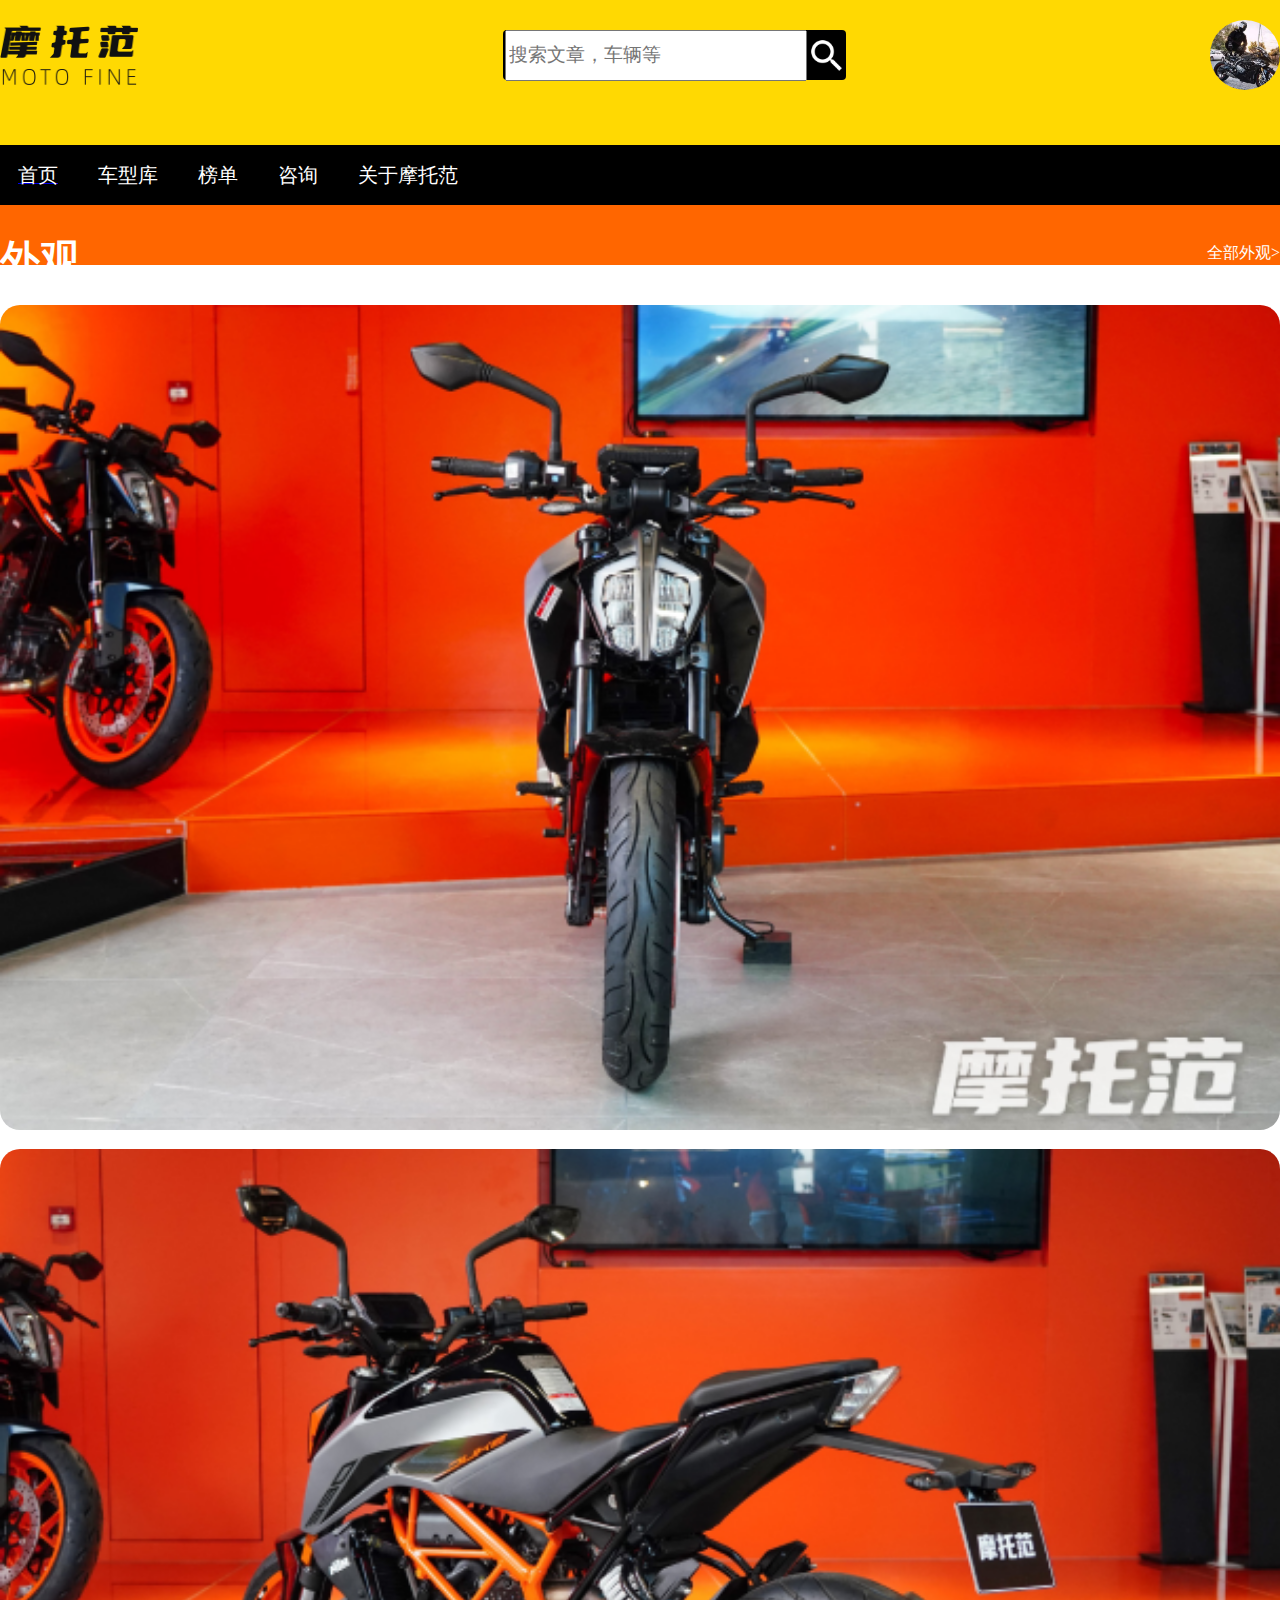
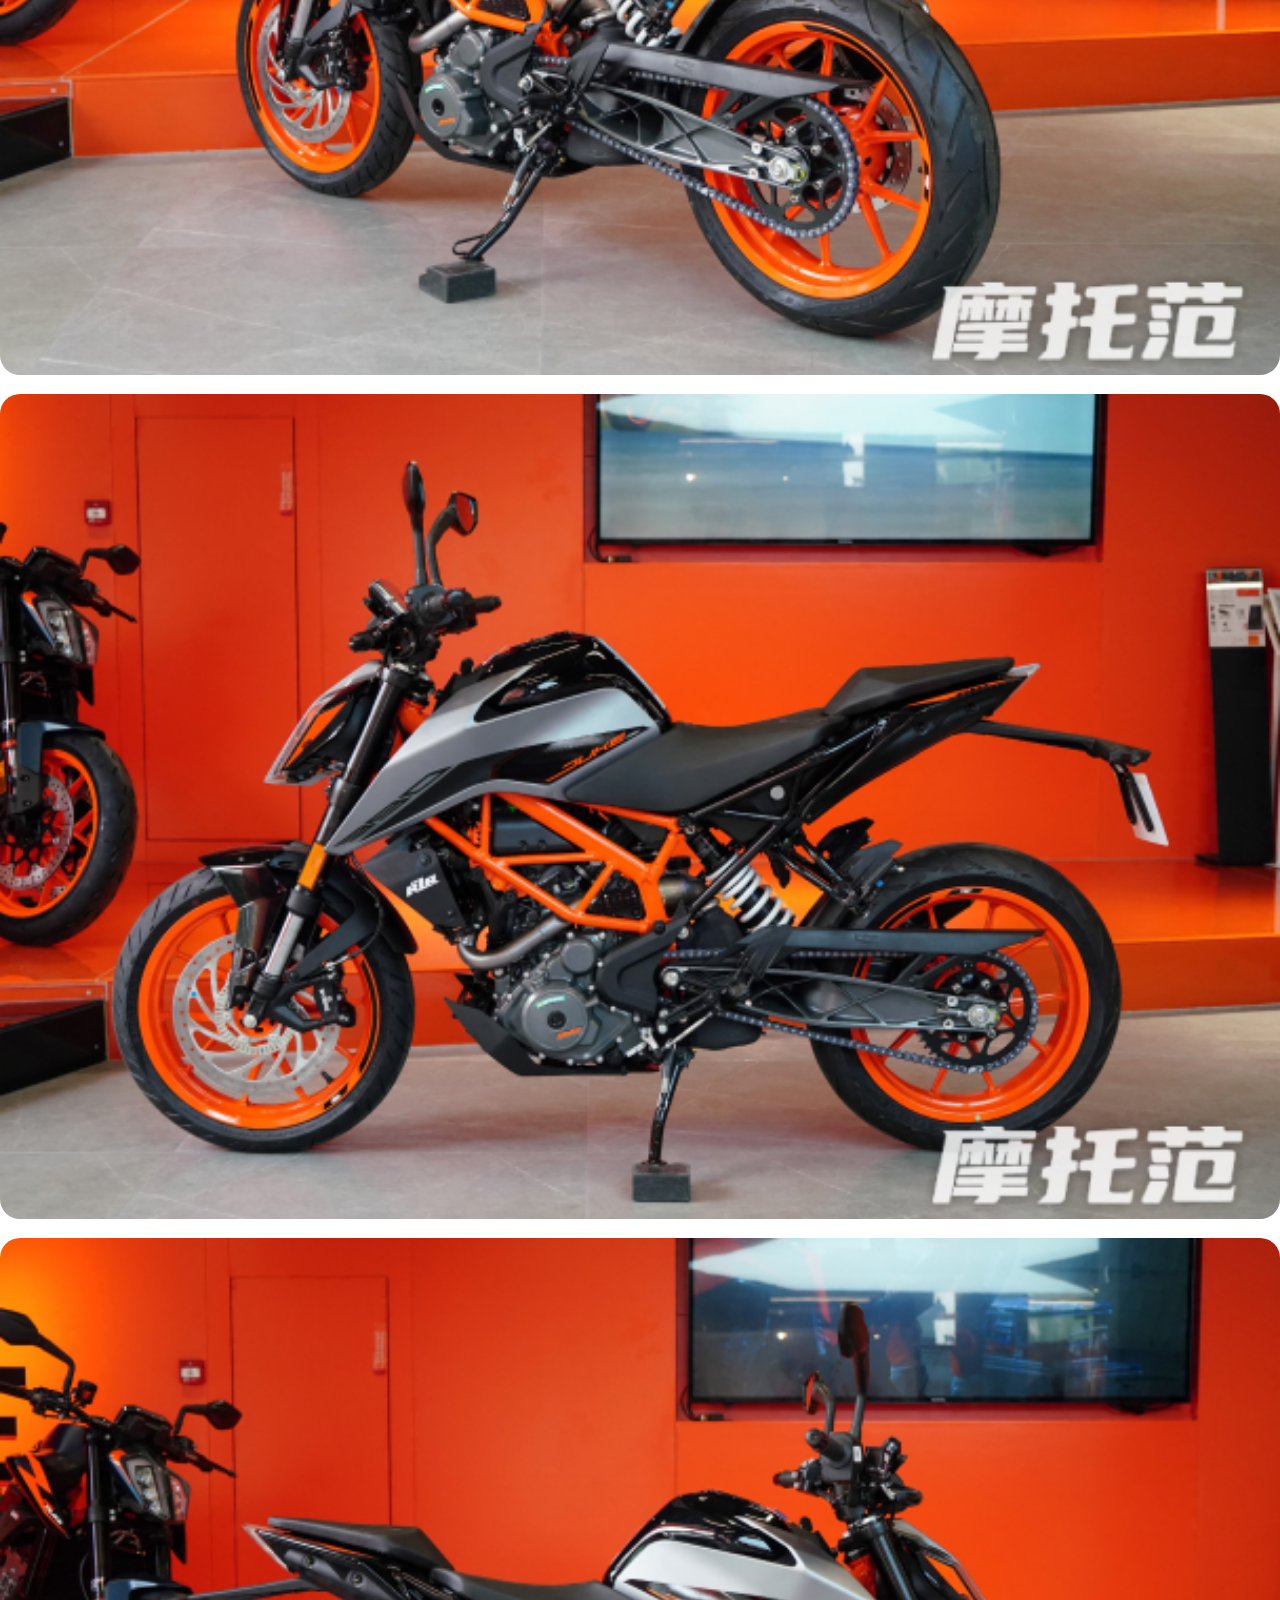
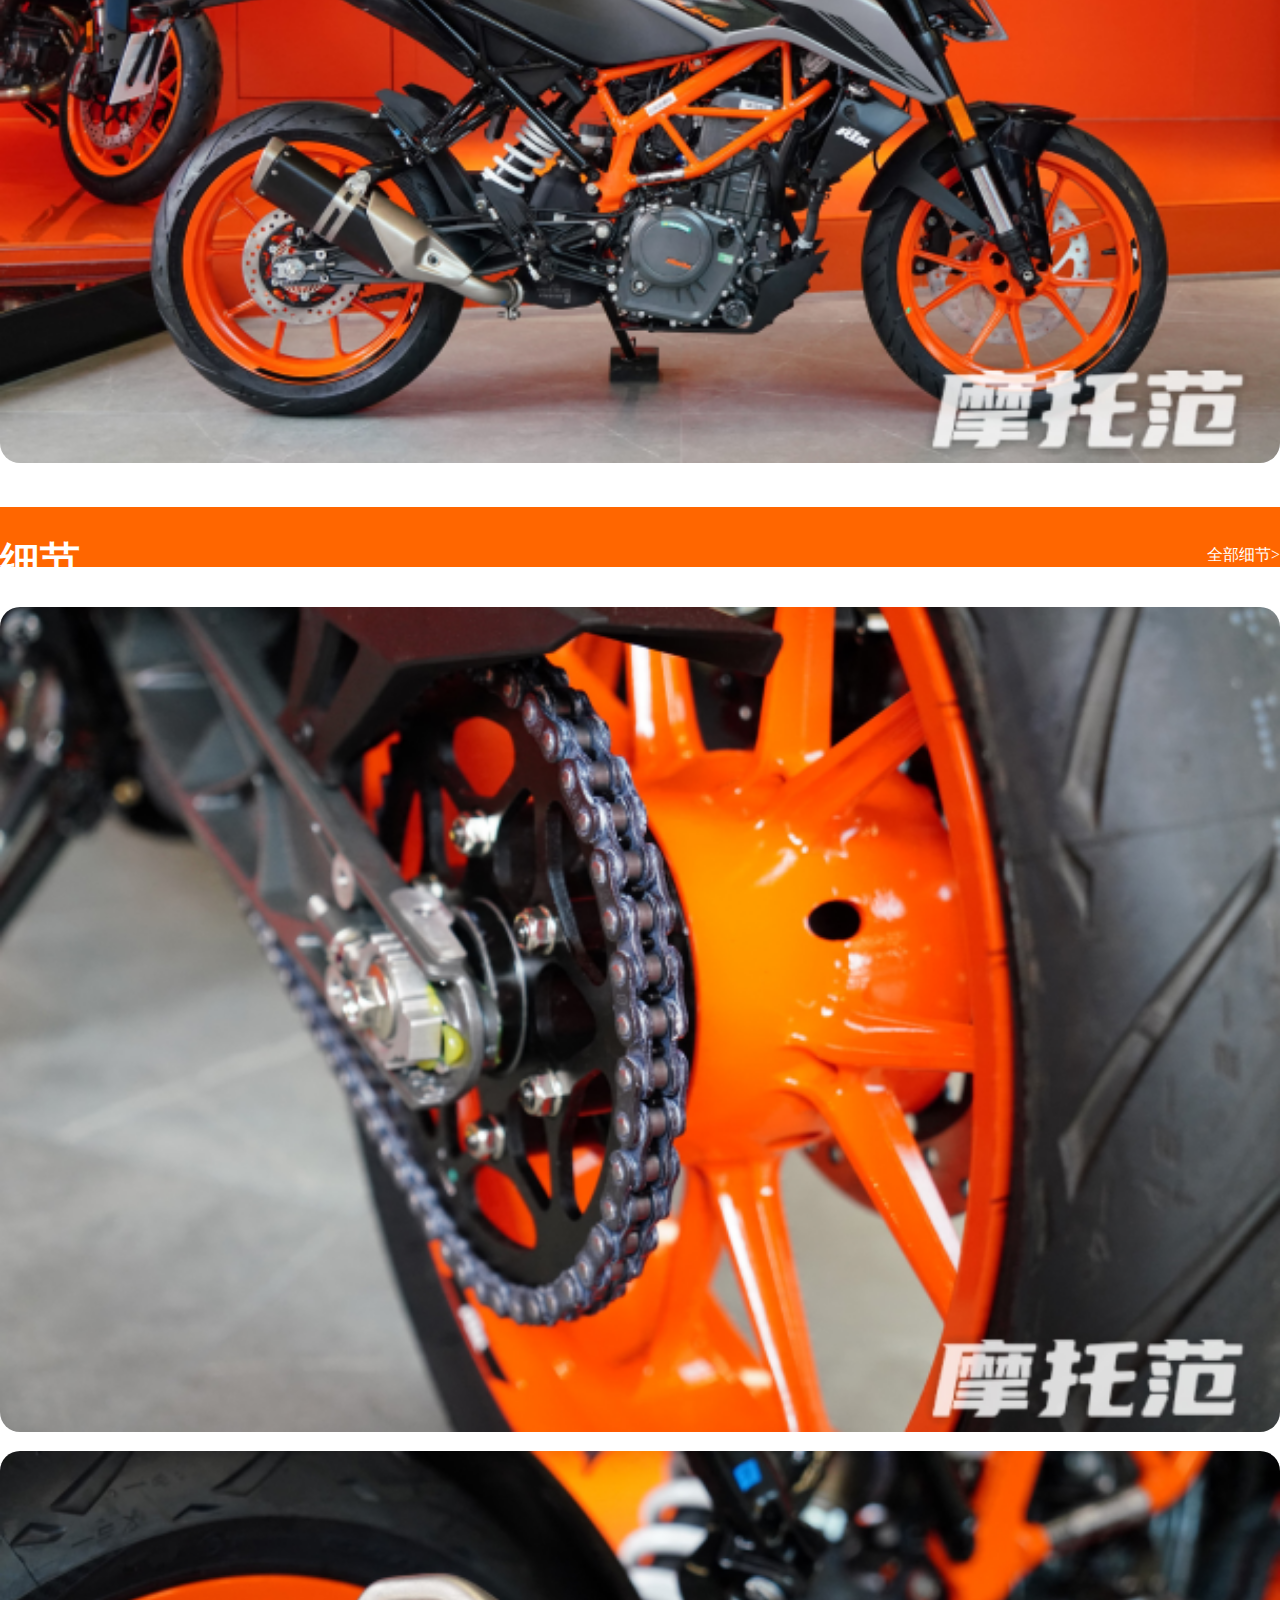
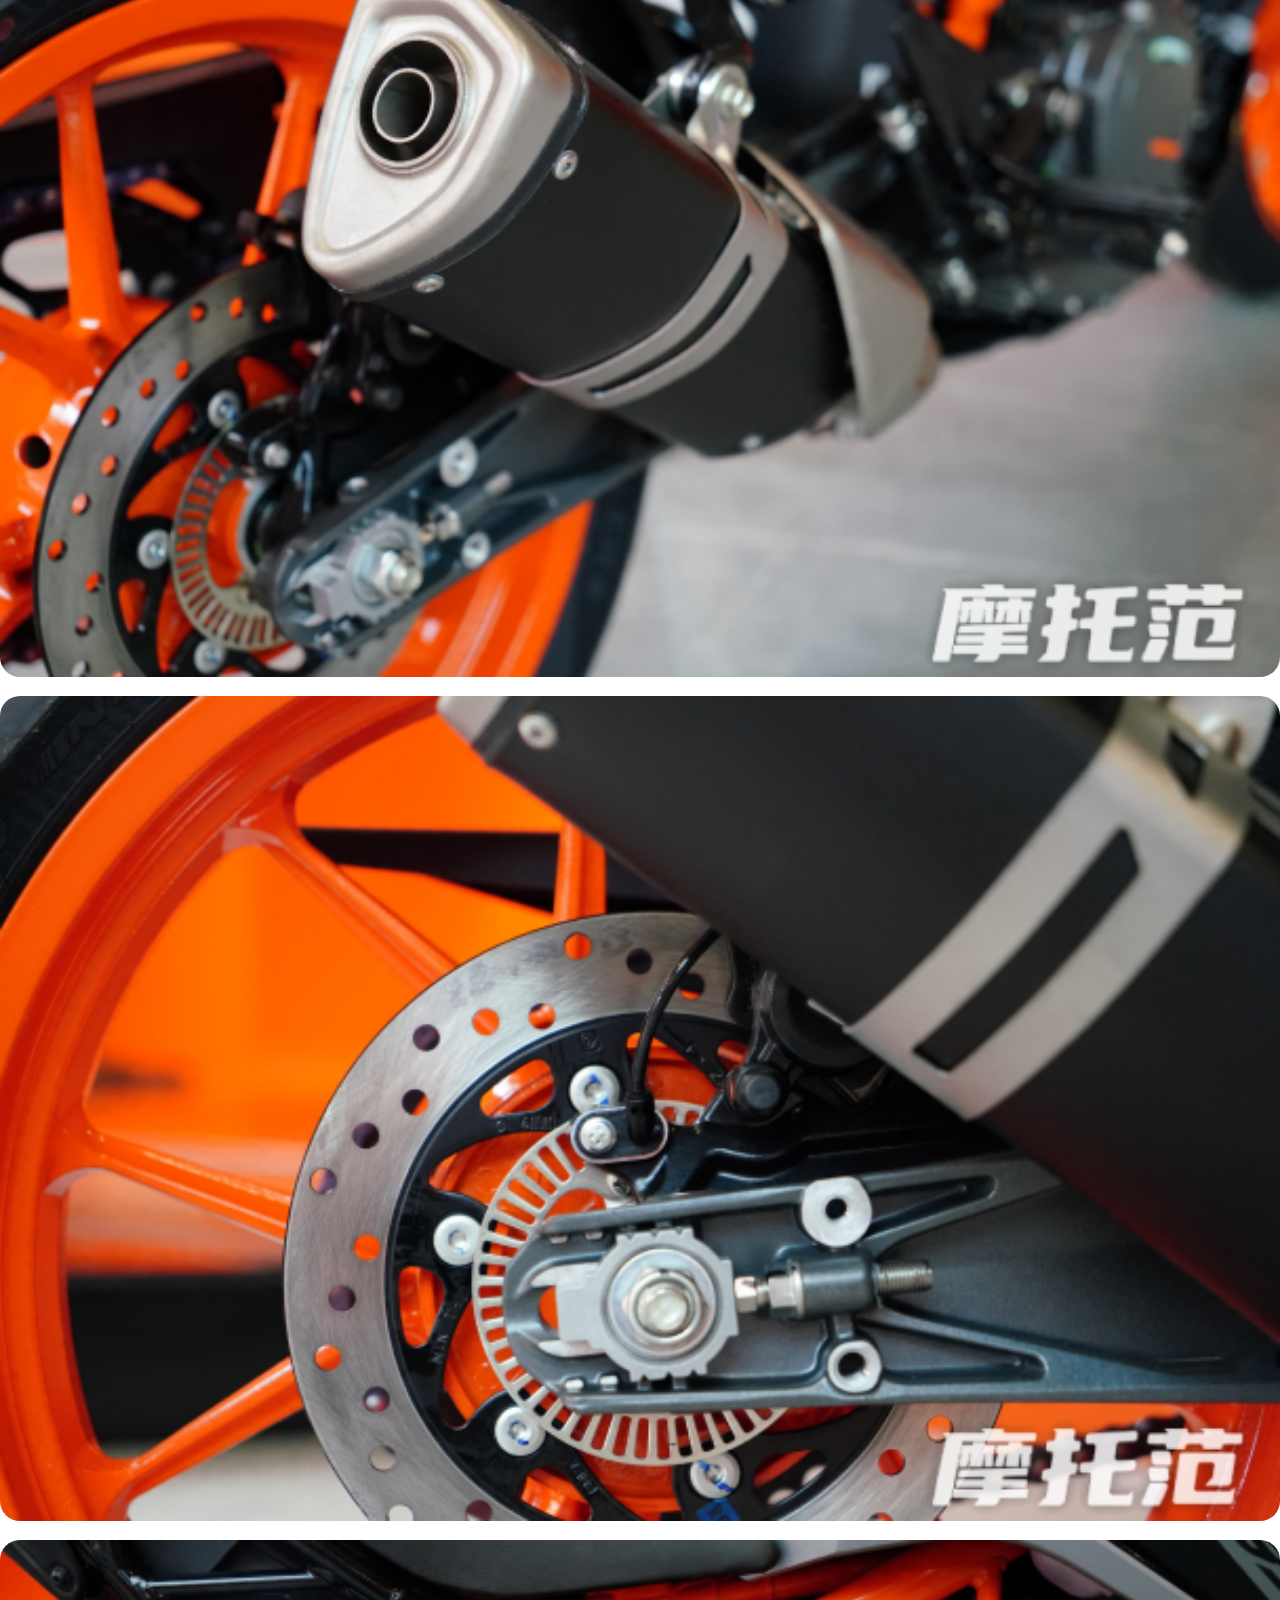
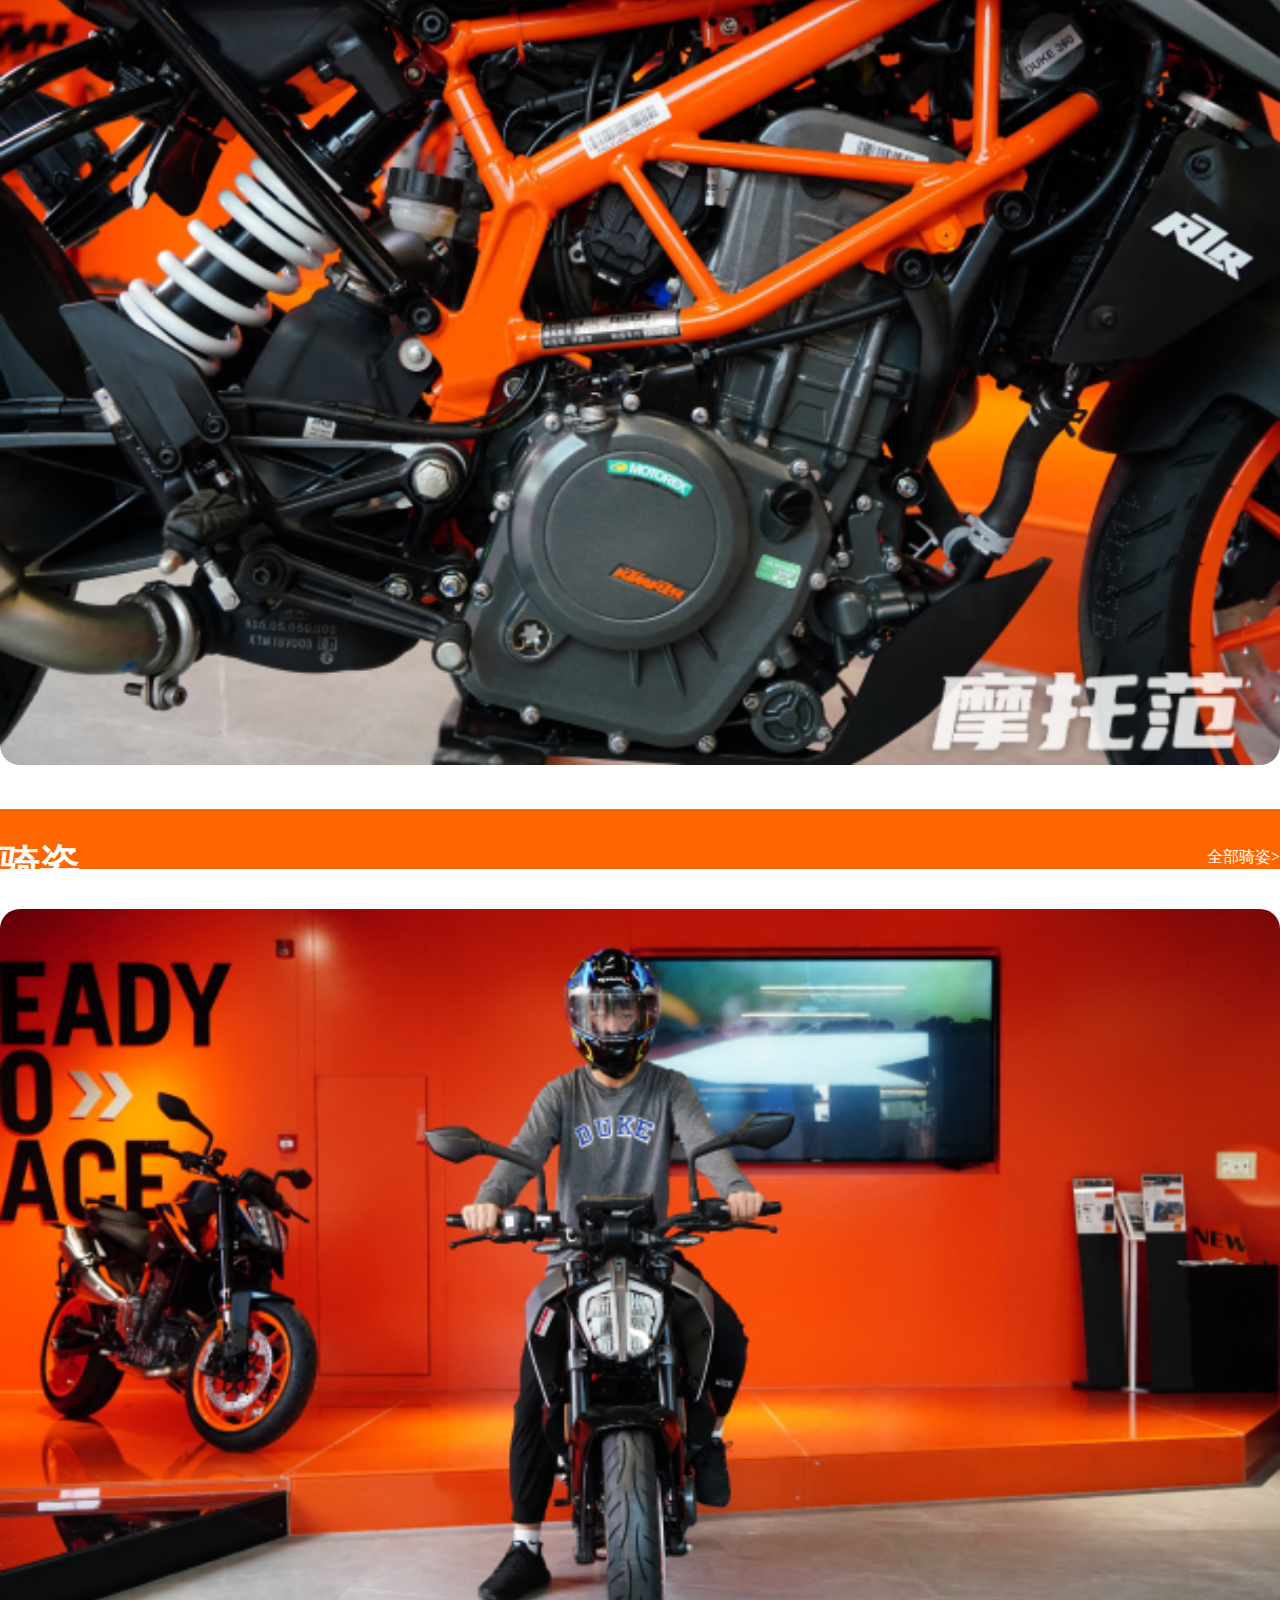
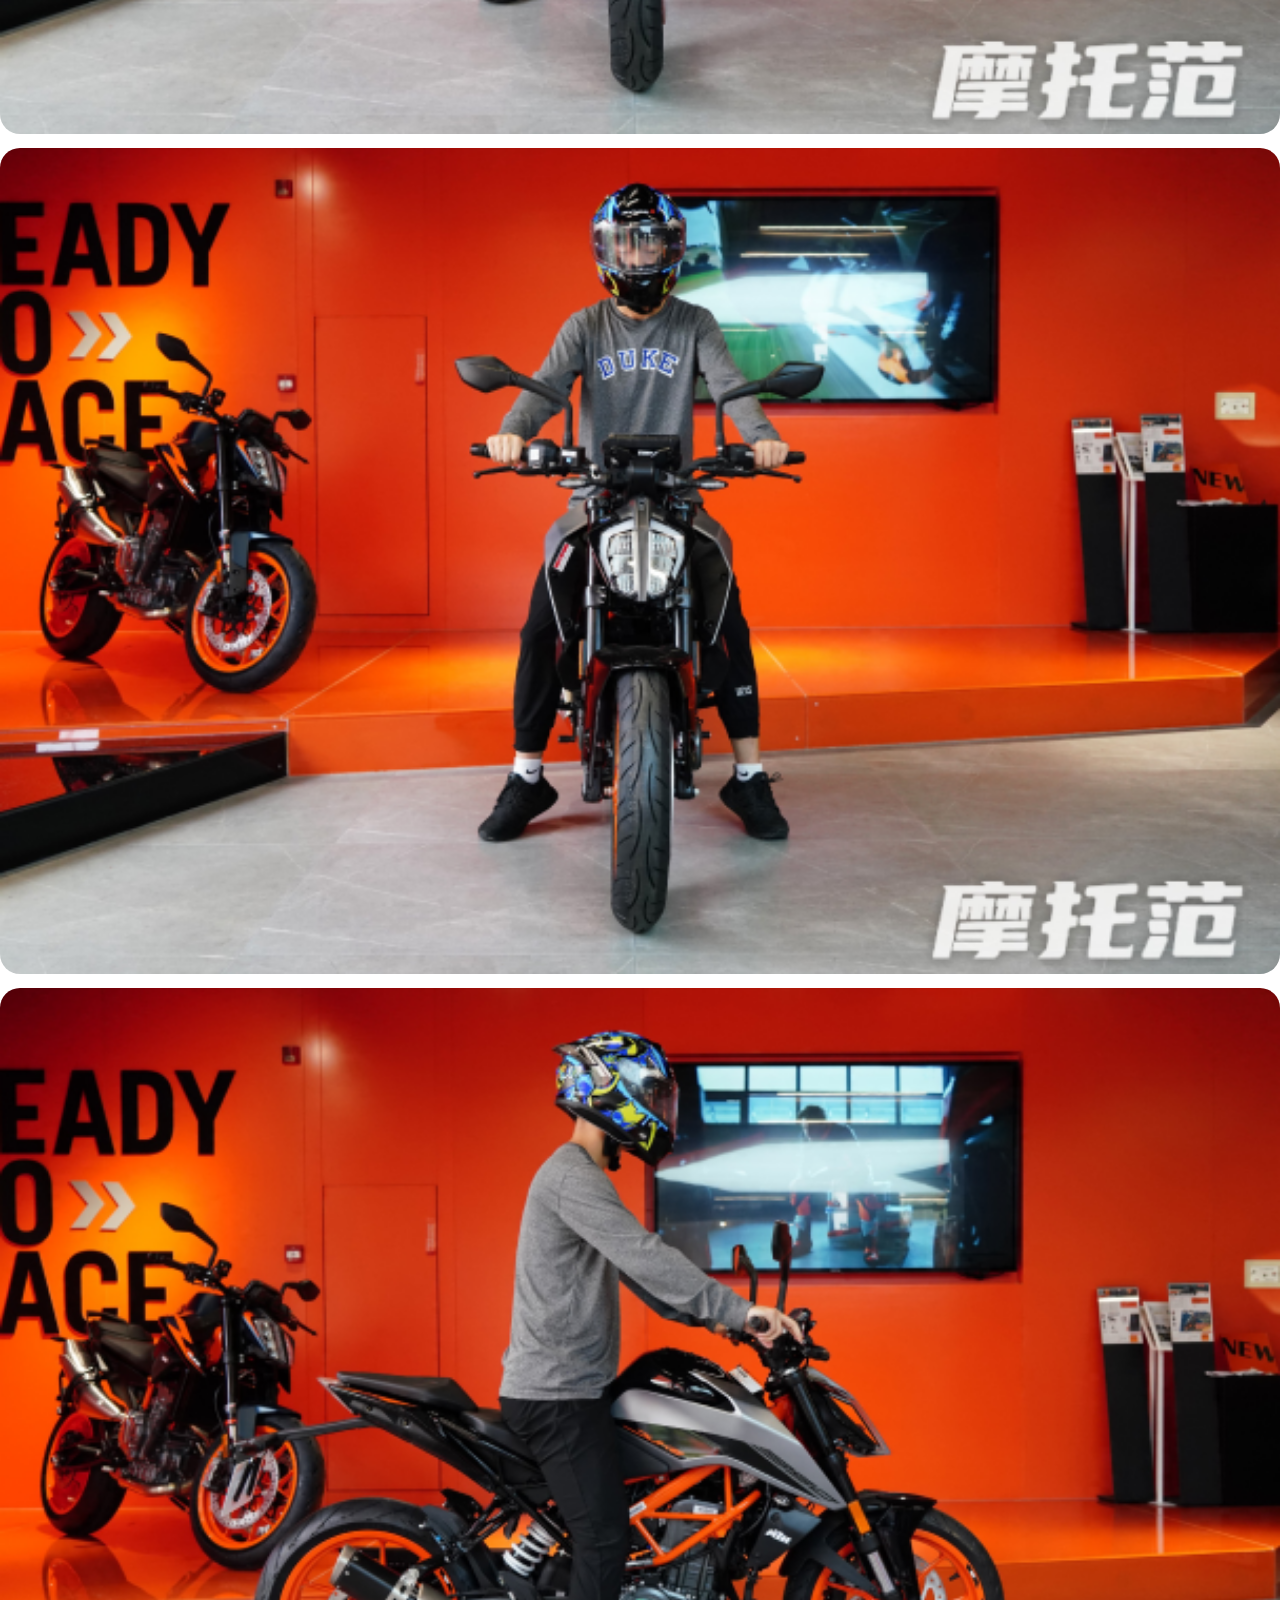
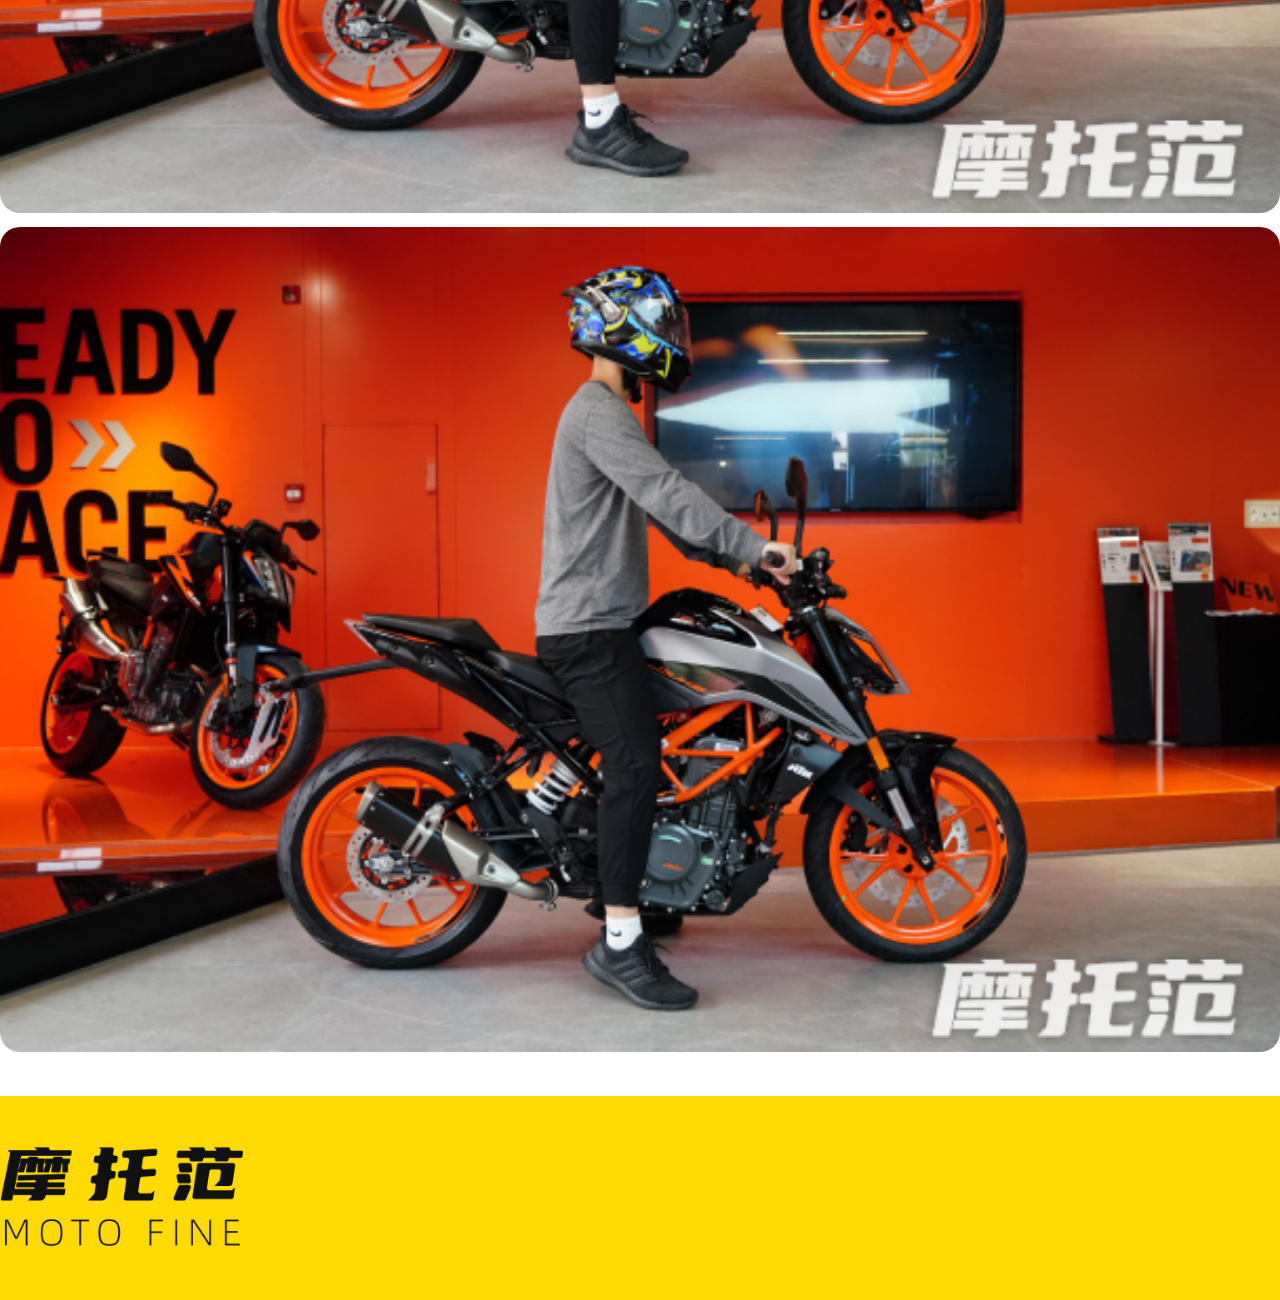
<file: demo2.html>
<!DOCTYPE html>
<html lang="en">

<head>
  <meta charset="UTF-8">
  <meta http-equiv="X-UA-Compatible" content="IE=edge">
  <meta name="viewport" content="width=device-width, initial-scale=1.0">
  <title>Image Page</title>
  <link rel="stylesheet" href="./css/com.css">
  <link rel="stylesheet" href="./css/demo2.css">
</head>

<link href="https://cdn.jsdelivr.net/npm/bootstrap@5.2.1/dist/css/bootstrap.min.css" rel="stylesheet" integrity="sha384-iYQeCzEYFbKjA/T2uDLTpkwGzCiq6soy8tYaI1GyVh/UjpbCx/TYkiZhlZB6+fzT" crossorigin="anonymous">

<body>
  <div class="head2">
    <div class="container">
      <div class="logo">
        <img src="./images/logo.png">
      </div>
      <div class="search">
        <input type="text" placeholder="搜索文章，车辆等" style="width:294px;height: 45px;">
        <div class="pic">
          <img src="./images/search.png">
        </div>
      </div>
      <div class="avatar">
        <img src="./images/avatar.png">
      </div>
    </div>
  </div>

  <div class="banner">
    <div class="container">
      <a href="index.html"><span>首页</span></a>
      <span>车型库</span>
      <span>榜单</span>
      <span>咨询</span>
      <span>关于摩托范</span>
    </div>
  </div>

<div class="line" style="margin-top: 0px;">
  <div class="container">
    <h1>外观</h1>
    <p>全部外观></p>
  </div>
</div>

<div class="container">
  <div class="row">
      <div class="col-6" style="margin-bottom: 15px;">
        <img src="images/waiguan1.png">
      </div>
      <div class="col-6" style="margin-bottom: 15px;">
        <img src="images/waiguan2.png">
      </div>

      <div class="w-100 d-none d-md-block"></div>

      <div class="col-6" style="margin-top: 15px;">
        <img src="images/waiguan3.png">
      </div> 
      <div class="col-6" style="margin-top: 15px;">
        <img src="images/waiguan4.png">
      </div>
  </div>
</div>

<div class="line">
  <div class="container">
    <h1>细节</h1>
    <p>全部细节></p>
  </div>
</div>

<div class="container">
  <div class="row">
      <div class="col-6" style="margin-bottom: 15px;">
        <img src="images/xijie1.png">
      </div>
      <div class="col-6" style="margin-bottom: 15px;">
        <img src="images/xijie2.png">
      </div>

      <div class="w-100 d-none d-md-block"></div>

      <div class="col-6" style="margin-top: 15px;">
        <img src="images/xijie3.png">
      </div> 
      <div class="col-6" style="margin-top: 15px;">
        <img src="images/xijie4.png">
      </div>
  </div>
</div>

<div class="line">
  <div class="container">
    <h1>骑姿</h1>
    <p>全部骑姿></p>
  </div>
</div>

<div class="container">
  <div class="row">
      <div class="col-6" style="margin-bottom: 10px;">
        <img src="images/qizi1.png">
      </div>
      <div class="col-6" style="margin-bottom: 10px;">
        <img src="images/qizi2.png">
      </div>

      <div class="w-100 d-none d-md-block"></div>

      <div class="col-6" style="margin-top: 10px;">
        <img src="images/qizi3.png">
      </div> 
      <div class="col-6" style="margin-top: 10px;">
        <img src="images/qizi4.png">
      </div>
  </div>
</div>

<div class="footer">
  <div class="container">
    <div class="logo">
      <img src="./images/logo.png">
    </div>
  </div>
</div>


</body>
</html>
</file>
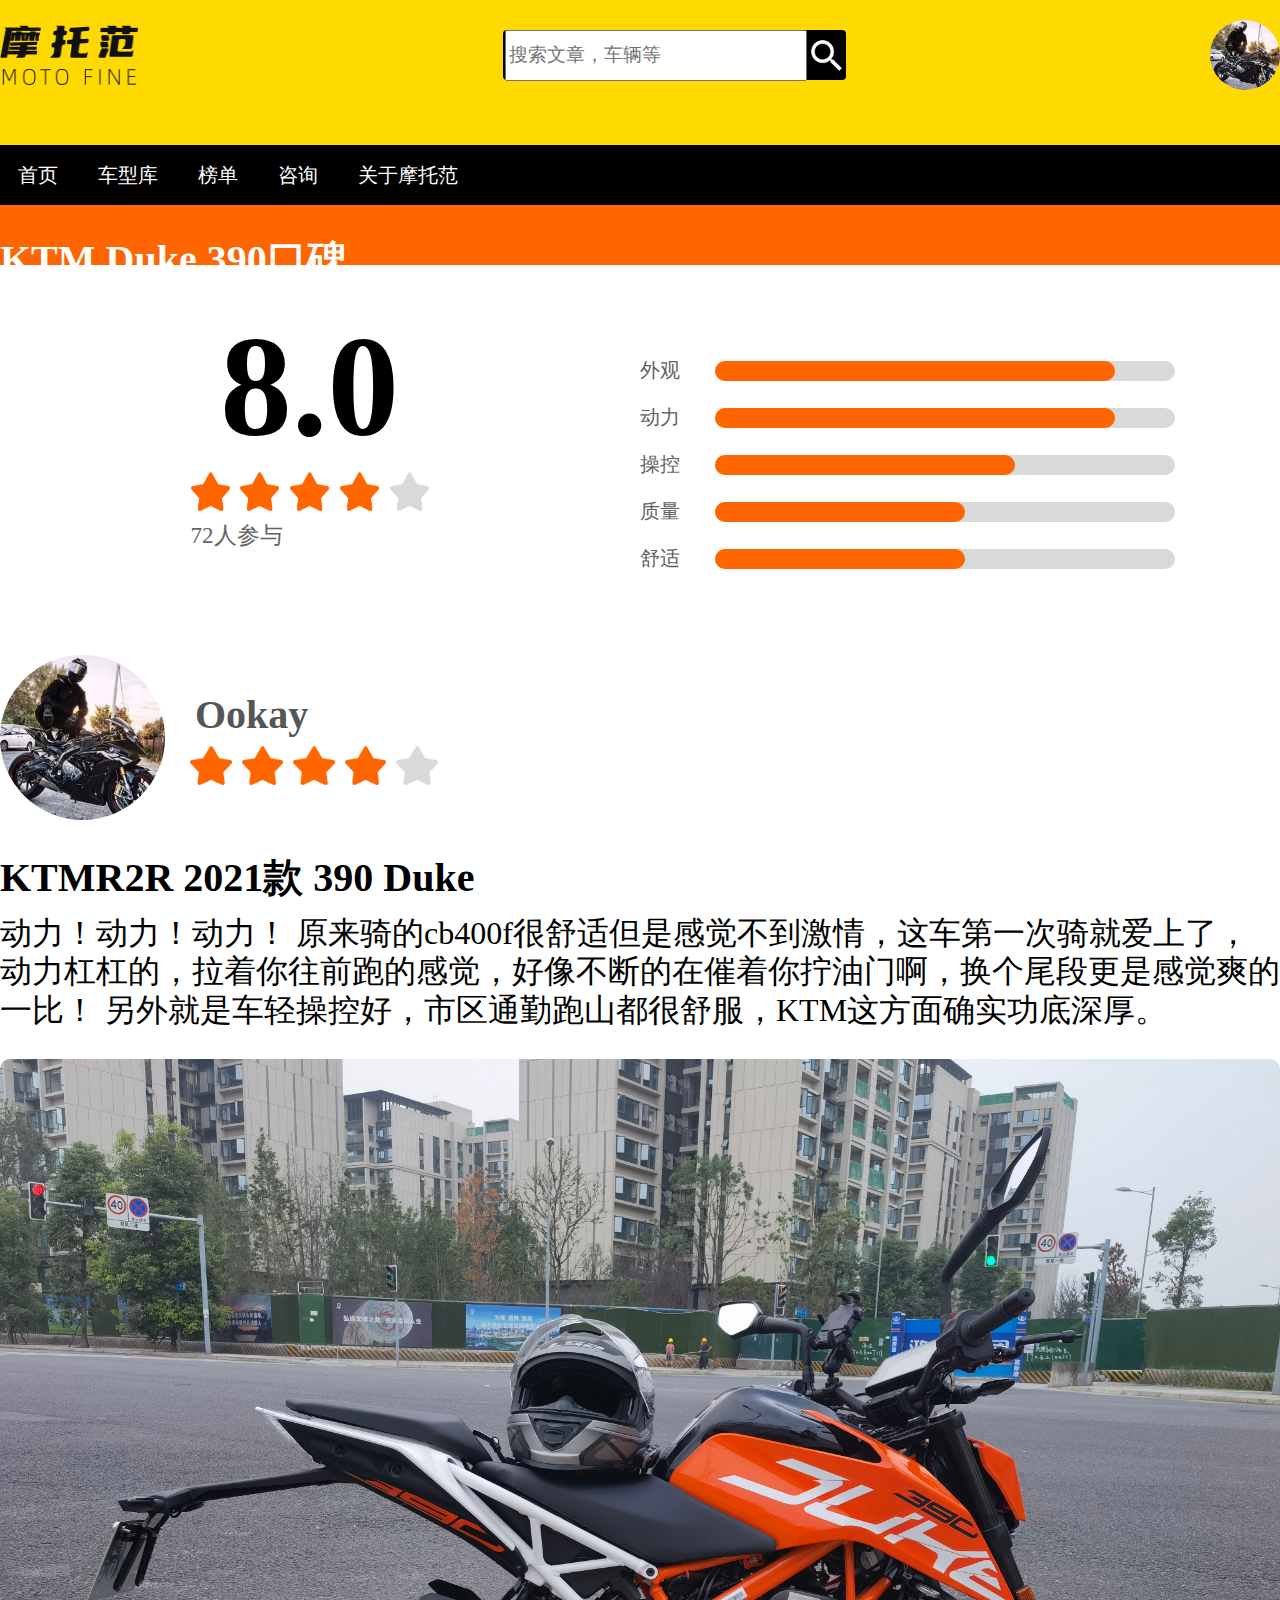
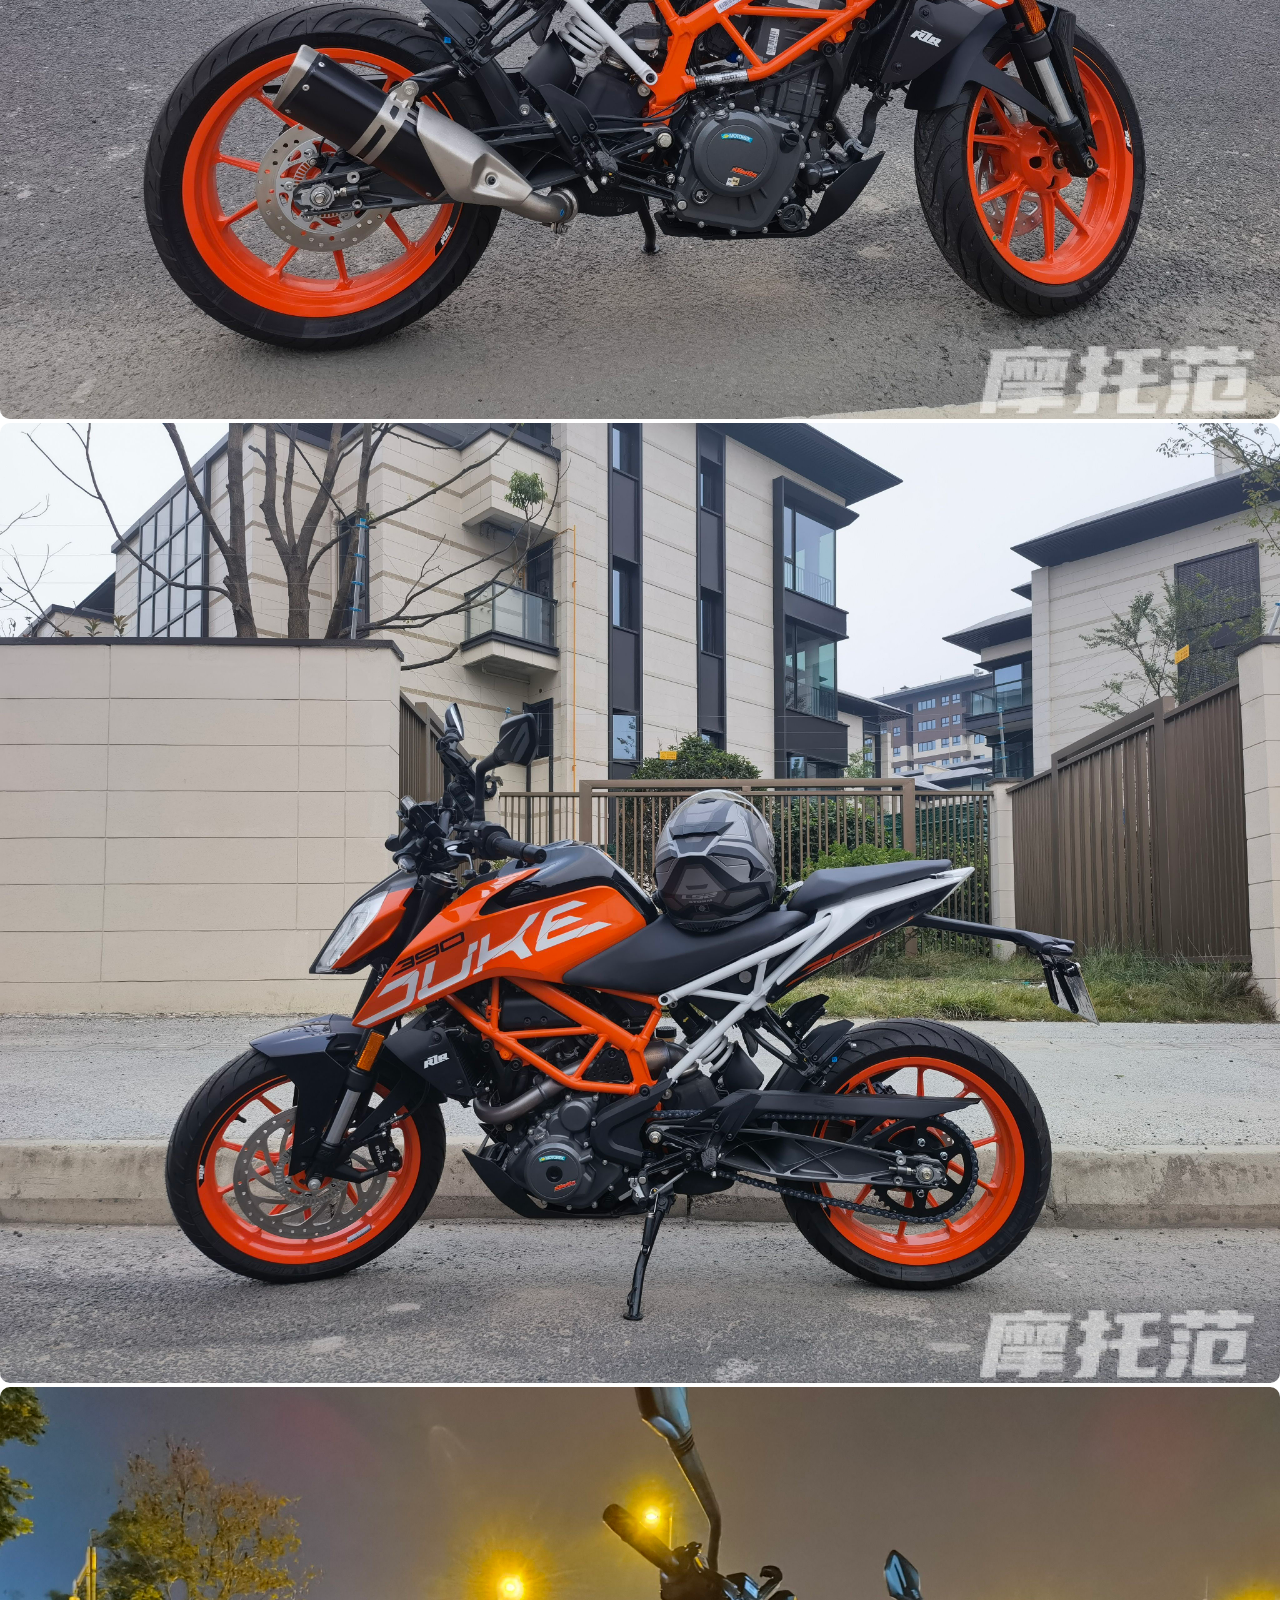
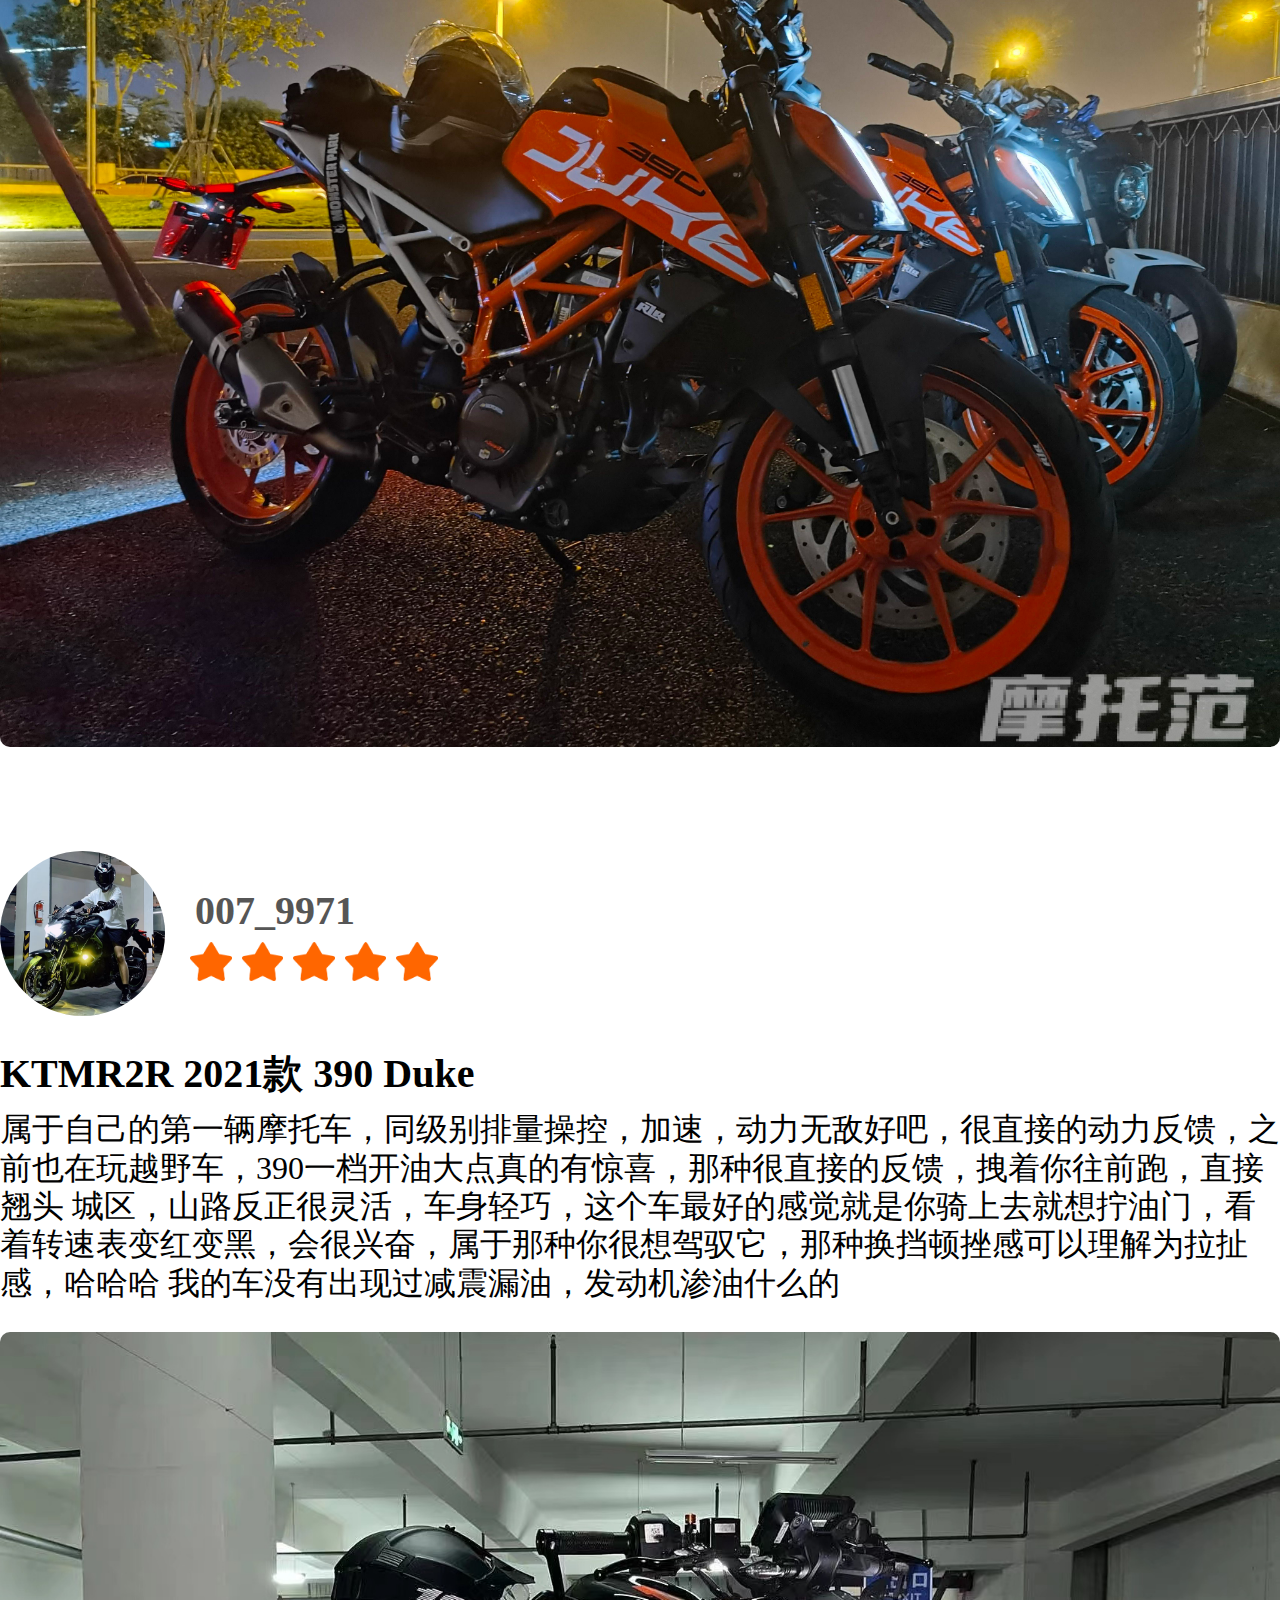
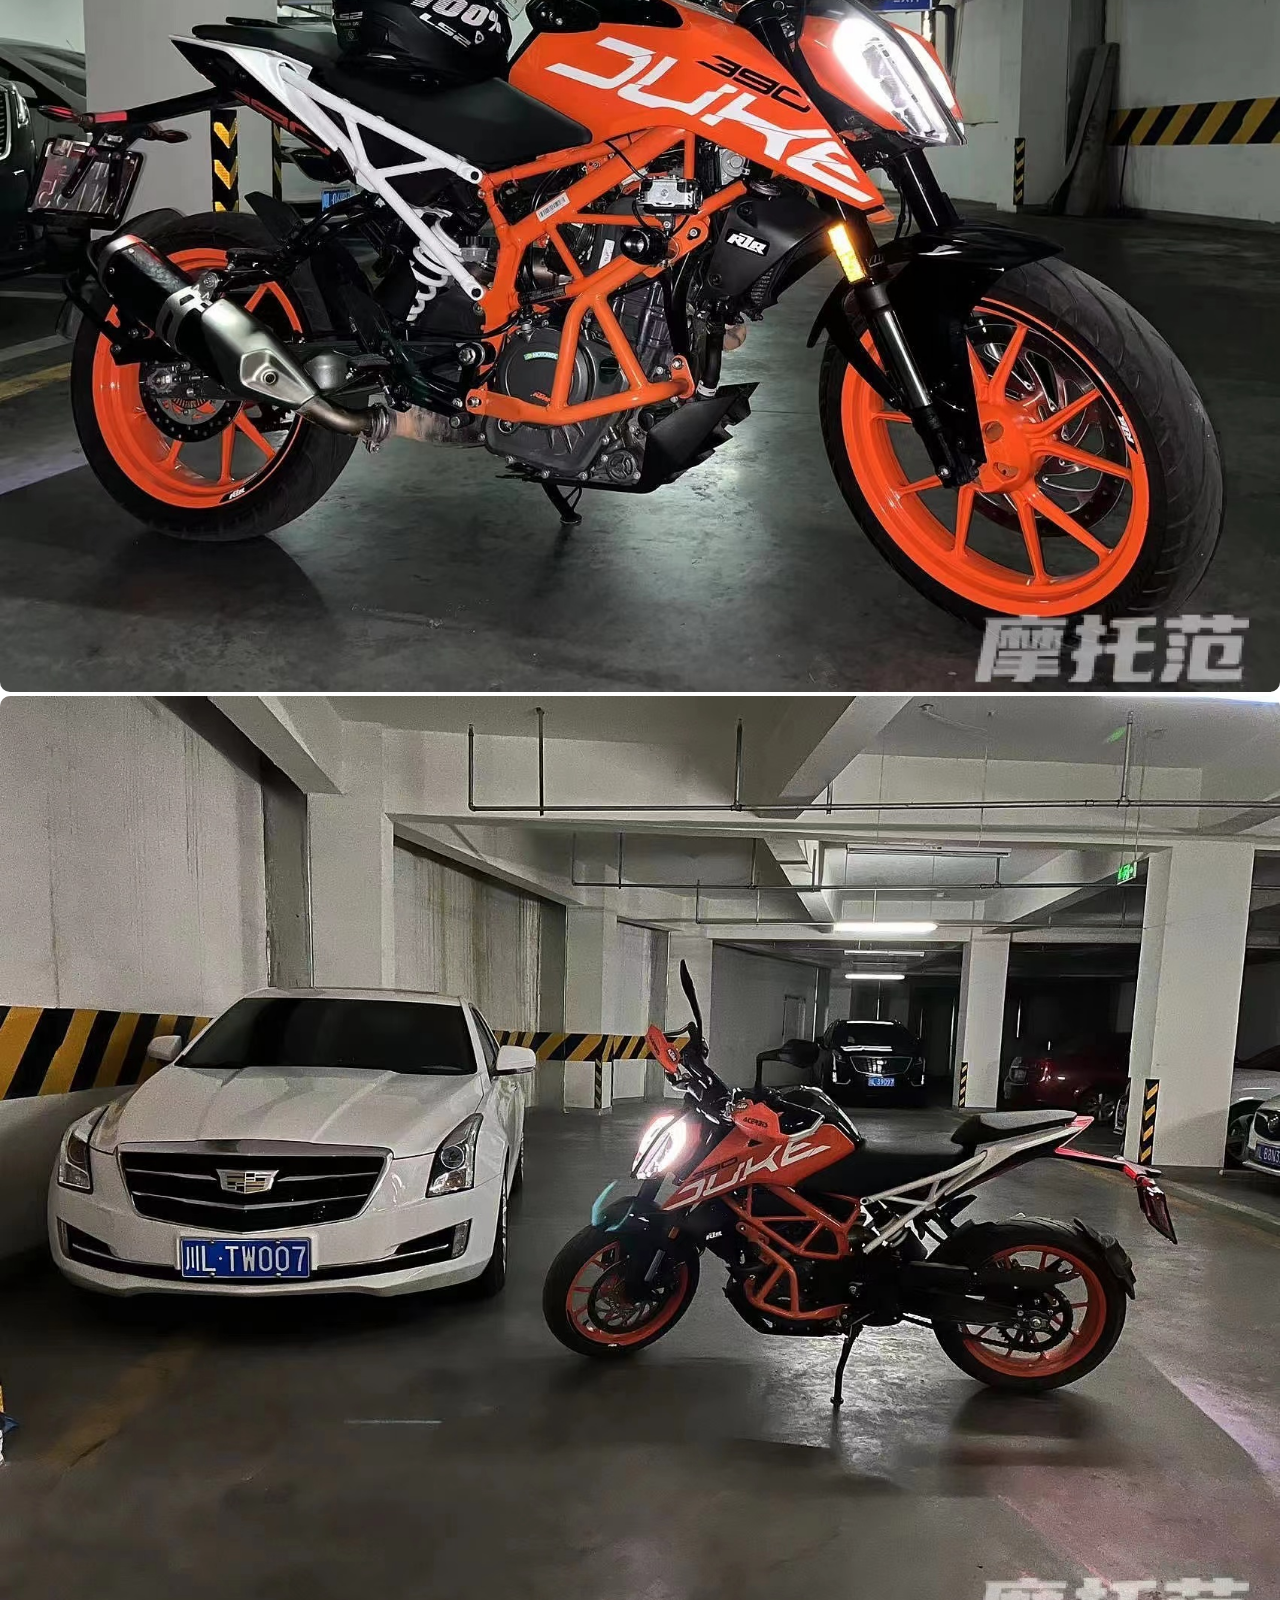
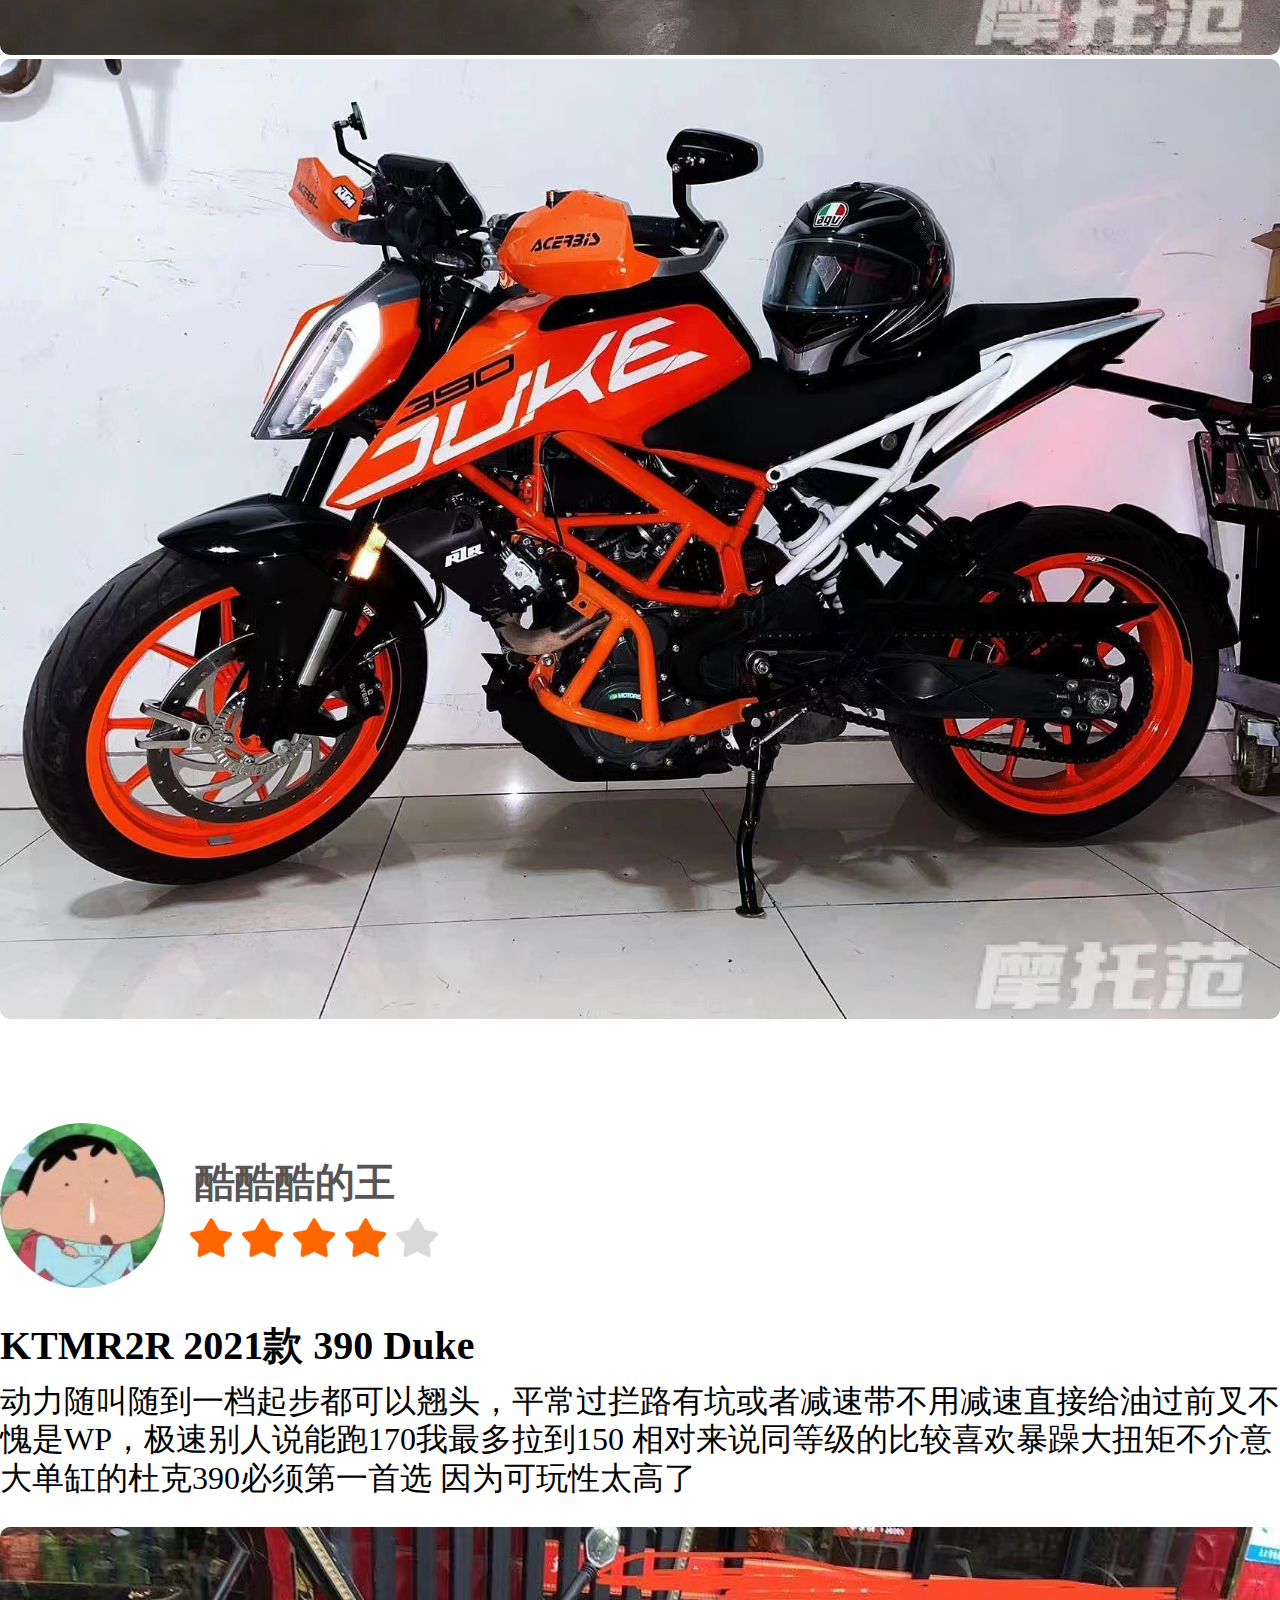
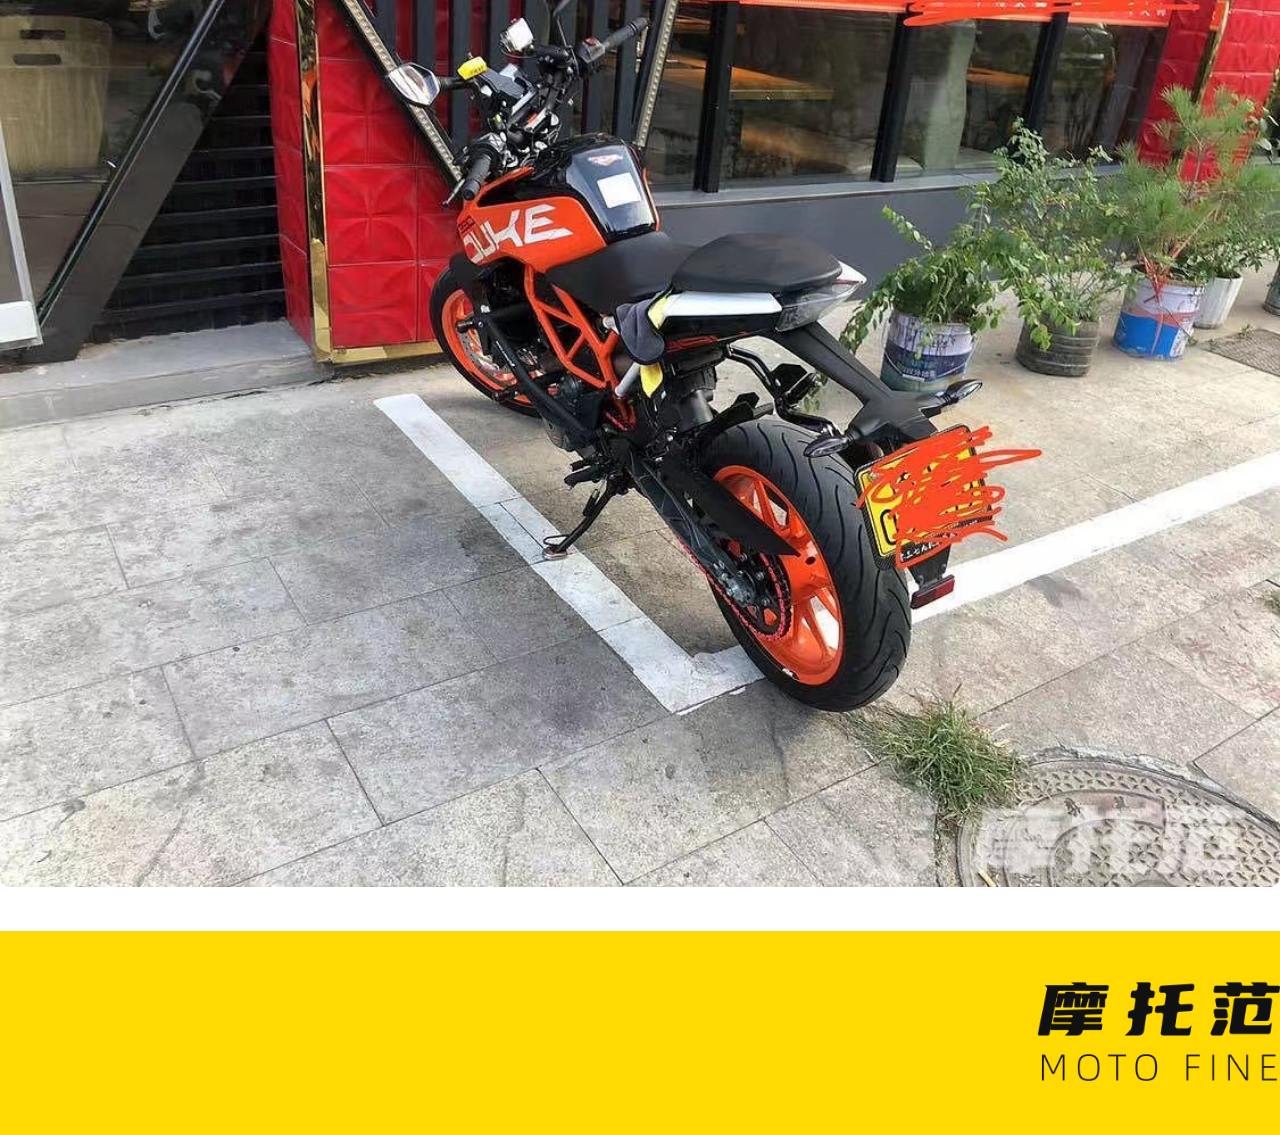
<file: demo3.html>
<!DOCTYPE html>
<html lang="en">
<head>
  <meta charset="UTF-8">
  <meta http-equiv="X-UA-Compatible" content="IE=edge">
  <meta name="viewport" content="width=device-width, initial-scale=1.0">
  <title>Comment</title>

    <link href="https://cdn.jsdelivr.net/npm/bootstrap@5.2.1/dist/css/bootstrap.min.css" rel="stylesheet" integrity="sha384-iYQeCzEYFbKjA/T2uDLTpkwGzCiq6soy8tYaI1GyVh/UjpbCx/TYkiZhlZB6+fzT" crossorigin="anonymous">

  <link rel="stylesheet" href="./css/com.css">
  <link rel="stylesheet" href="./css/demo3.css">
</head>


<body>
  <div class="head2">
    <div class="container">
      <div class="logo">
        <img src="./images/logo.png">
      </div>
      <div class="search">
        <input type="text" placeholder="搜索文章，车辆等" style="width:294px;height: 45px;">
        <div class="pic">
          <img src="./images/search.png">
        </div>
      </div>
      <div class="avatar">
        <img src="./images/avatar.png">
      </div>
    </div>
  </div>

  <div class="banner">
    <div class="container">
      <a href="index.html"><span>首页</span></a>
      <span>车型库</span>
      <span>榜单</span>
      <span>咨询</span>
      <span>关于摩托范</span>
    </div>
  </div>

  <div class="line" style="margin-top: 0px;">
    <div class="container">
       <h1>KTM Duke 390口碑</h1>
       <p></p>
    </div>
  </div>

  <div class="KB">
    <div class="KB-L">
      <div class="KB-L1">8.0</div>
      <div class="KB-L2">
        <img src="./images/星星亮.png">
        <img src="./images/星星亮.png">
        <img src="./images/星星亮.png">
        <img src="./images/星星亮.png">
        <img src="./images/星星灭.png">
      </div>
      <div class="KB-L3">72人参与</div>
    </div>
        <div class="KB-R">
      <div class="KB-R-com KB-R1">
        <div class="KB-R11">外观</div>
        <div class="KB-R12">
          <div class="KB-R121" style="width: 400px;"></div>
        </div>
      </div>
      <div class="KB-R-com KB-R1">
        <div class="KB-R11">动力</div>
        <div class="KB-R12">
          <div class="KB-R121" style="width: 400px;"></div>
        </div>
      </div>
      <div class="KB-R-com KB-R1">
        <div class="KB-R11">操控</div>
        <div class="KB-R12">
          <div class="KB-R121" style="width: 300px;"></div>
        </div>
      </div>
      <div class="KB-R-com KB-R1">
        <div class="KB-R11">质量</div>
        <div class="KB-R12">
          <div class="KB-R121" style="width: 250px;"></div>
        </div>
      </div>
      <div class="KB-R-com KB-R1">
        <div class="KB-R11">舒适</div>
        <div class="KB-R12">
          <div class="KB-R121" style="width: 250px;"></div>
        </div>
      </div>
    </div>
  </div>

<div class="container">
  <div class="PJ">
    <div class="PJ-L"><img src="./images/avatar.png"></div>
    <div class="PJ-R">
      <div class="PJ-name">Ookay</div>
      <div class="KB-L2-R">
        <img src="./images/星星亮.png">
        <img src="./images/星星亮.png">
        <img src="./images/星星亮.png">
        <img src="./images/星星亮.png">
        <img src="./images/星星灭.png">
      </div>
    </div>
  </div>

  <div class="PJ-title">KTMR2R 2021款 390 Duke</div>

  <div class="comment">动力！动力！动力！ 原来骑的cb400f很舒适但是感觉不到激情，这车第一次骑就爱上了，动力杠杠的，拉着你往前跑的感觉，好像不断的在催着你拧油门啊，换个尾段更是感觉爽的一比！ 另外就是车轻操控好，市区通勤跑山都很舒服，KTM这方面确实功底深厚。</div>

  <div class="row">
    <div class="col">
      <img src="images/comment_1.jpg">
    </div>
    <div class="col">
      <img src="images/comment_2.jpg">
    </div>
    <div class="col">
      <img src="images/comment_3.jpg">
    </div>
  </div>
</div>  

<div class="container">
  <div class="PJ">
    <div class="PJ-L"><img src="./images/user2.jpg"></div>
    <div class="PJ-R">
      <div class="PJ-name">007_9971</div>
      <div class="KB-L2-R">
        <img src="./images/星星亮.png">
        <img src="./images/星星亮.png">
        <img src="./images/星星亮.png">
        <img src="./images/星星亮.png">
        <img src="./images/星星亮.png">
      </div>
    </div>
  </div>

  <div class="PJ-title">KTMR2R 2021款 390 Duke</div>

  <div class="comment">属于自己的第一辆摩托车，同级别排量操控，加速，动力无敌好吧，很直接的动力反馈，之前也在玩越野车，390一档开油大点真的有惊喜，那种很直接的反馈，拽着你往前跑，直接翘头
城区，山路反正很灵活，车身轻巧，这个车最好的感觉就是你骑上去就想拧油门，看着转速表变红变黑，会很兴奋，属于那种你很想驾驭它，那种换挡顿挫感可以理解为拉扯感，哈哈哈
我的车没有出现过减震漏油，发动机渗油什么的</div>

  <div class="row">
    <div class="col">
      <img src="images/comment_4.jpg">
    </div>
    <div class="col">
      <img src="images/comment_5.jpg">
    </div>
    <div class="col">
      <img src="images/comment_6.jpg">
    </div>
  </div>
</div>  

<div class="container">
  <div class="PJ">
    <div class="PJ-L"><img src="./images/user3.jpg"></div>
    <div class="PJ-R">
      <div class="PJ-name">酷酷酷的王</div>
      <div class="KB-L2-R">
        <img src="./images/星星亮.png">
        <img src="./images/星星亮.png">
        <img src="./images/星星亮.png">
        <img src="./images/星星亮.png">
        <img src="./images/星星灭.png">
      </div>
    </div>
  </div>

  <div class="PJ-title">KTMR2R 2021款 390 Duke</div>

  <div class="comment">动力随叫随到一档起步都可以翘头，平常过拦路有坑或者减速带不用减速直接给油过前叉不愧是WP，极速别人说能跑170我最多拉到150 相对来说同等级的比较喜欢暴躁大扭矩不介意大单缸的杜克390必须第一首选 因为可玩性太高了</div>

  <div class="row">
    <div class="col">
      <img src="images/comment_7.jpg">
    </div>
  </div>
</div>  

  <div class="footer">
    <div class="logo">
      <img src="./images/logo.png">
    </div>
  </div>
</body>
</html>
</file>
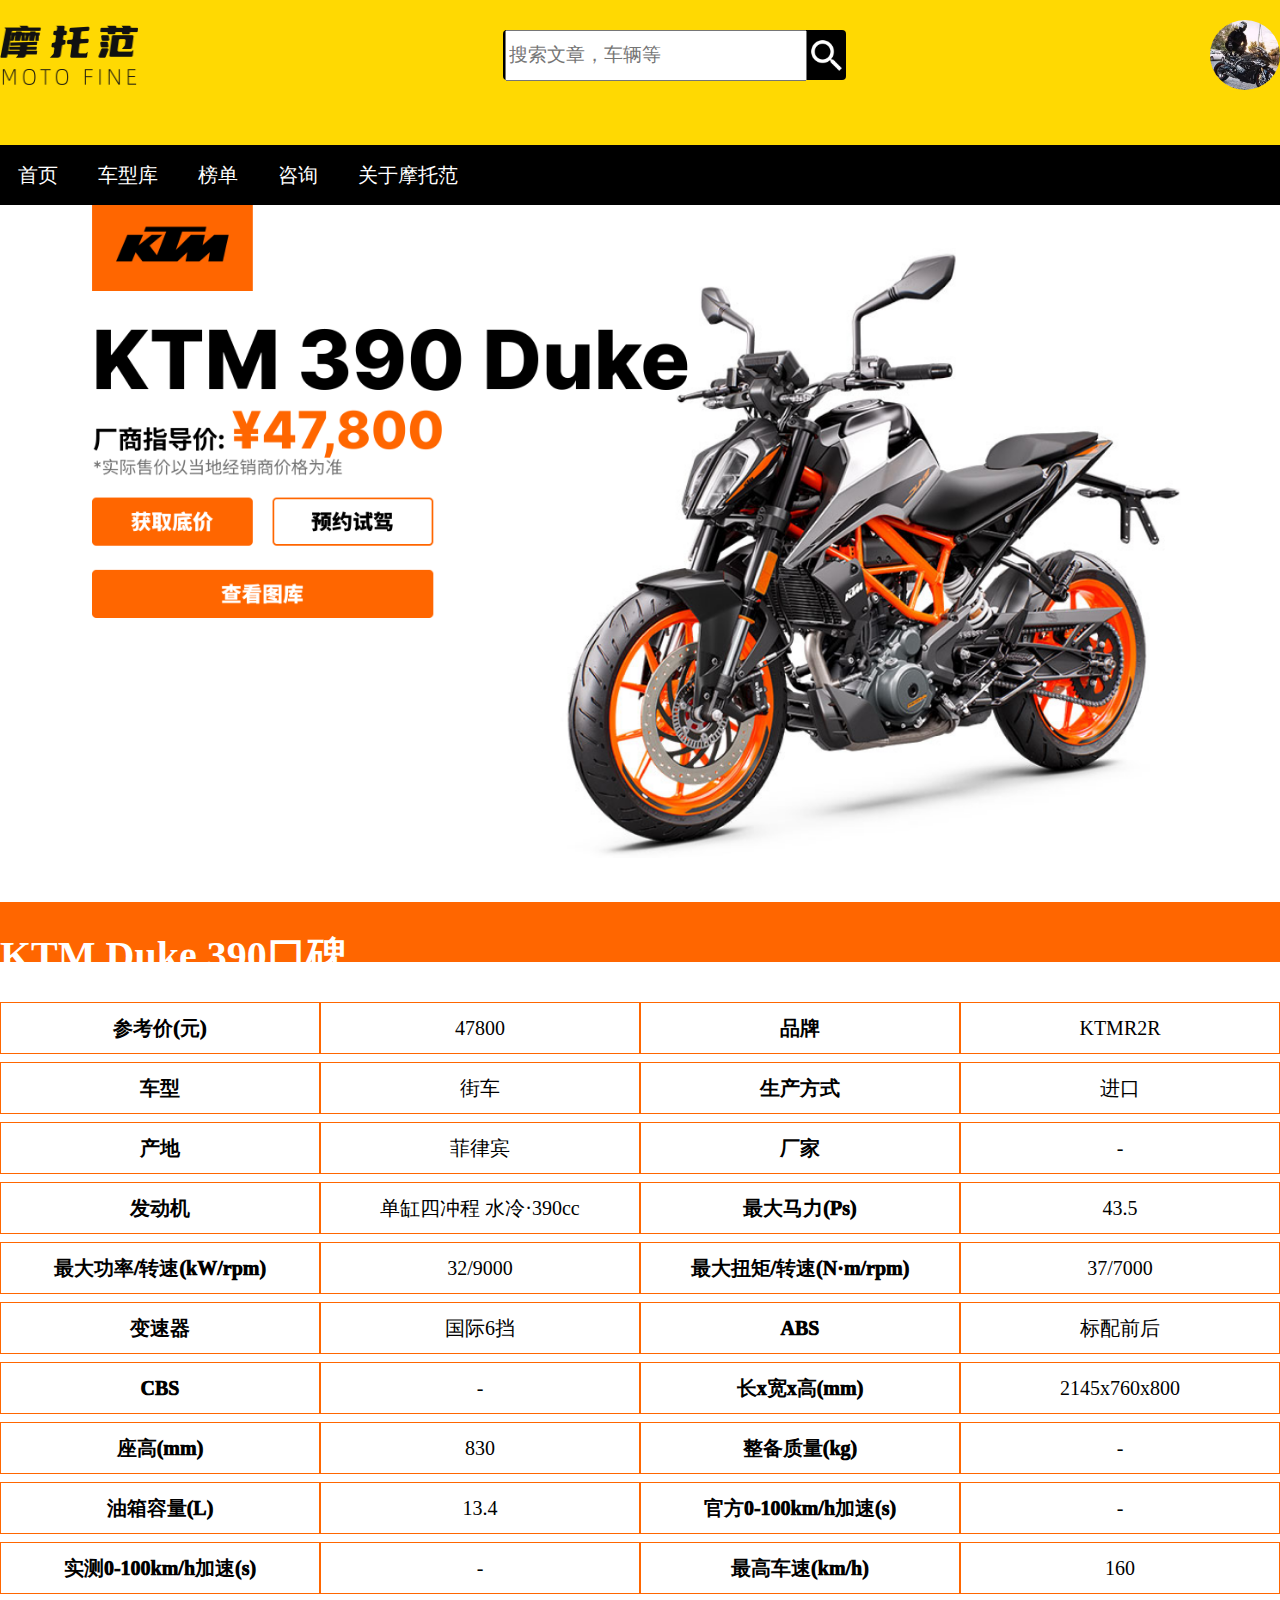
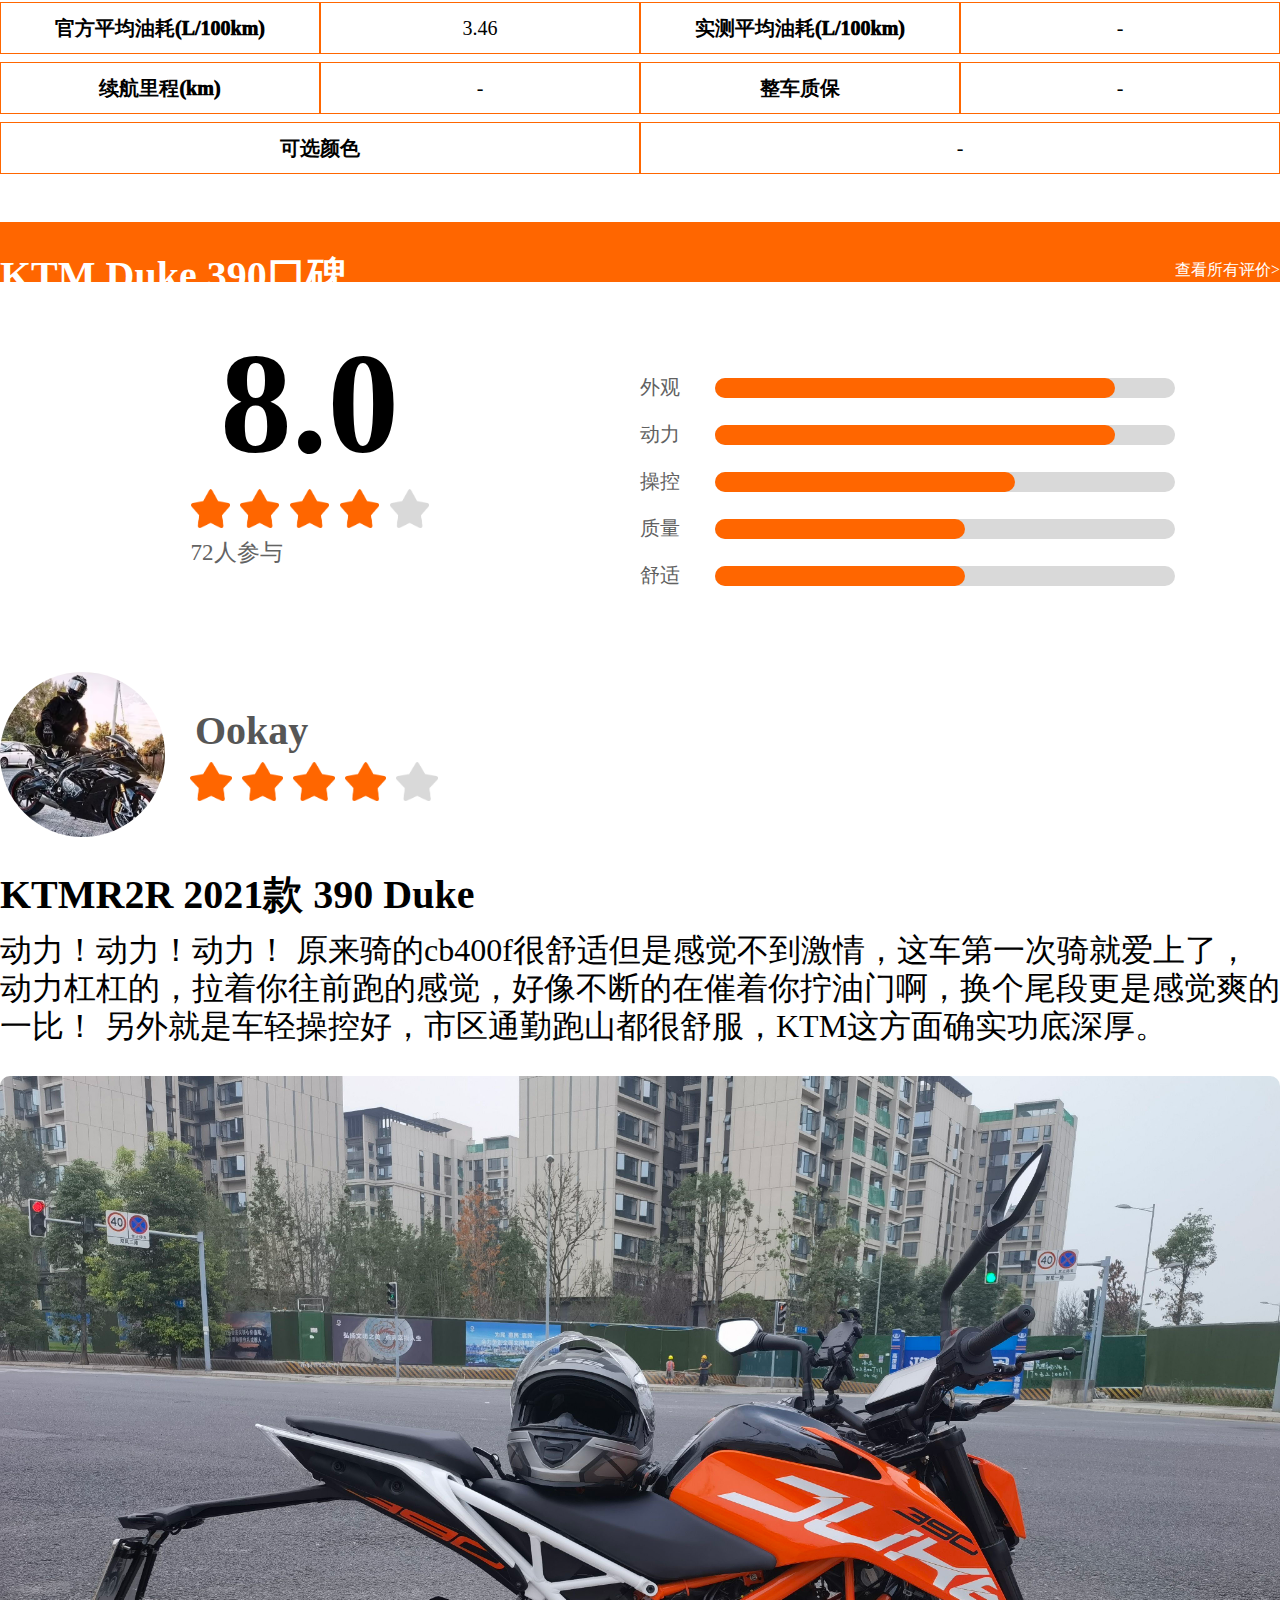
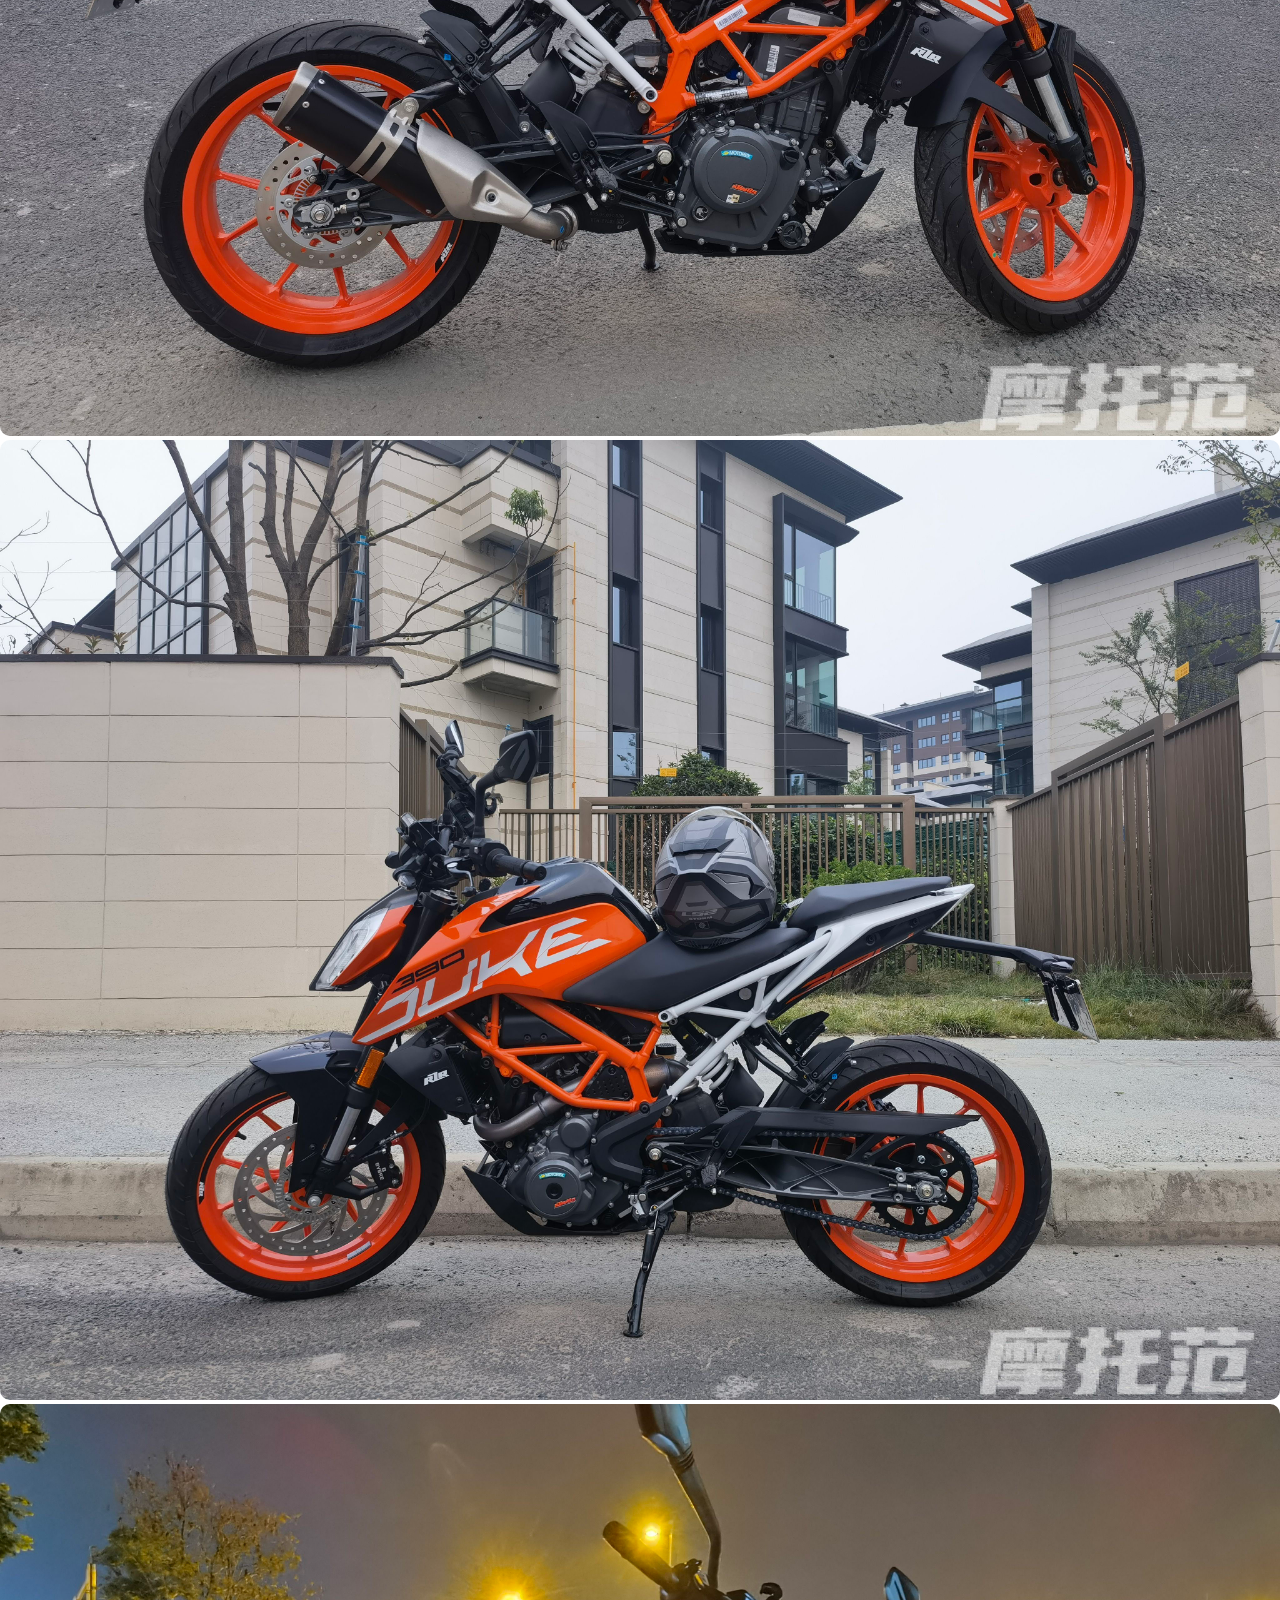
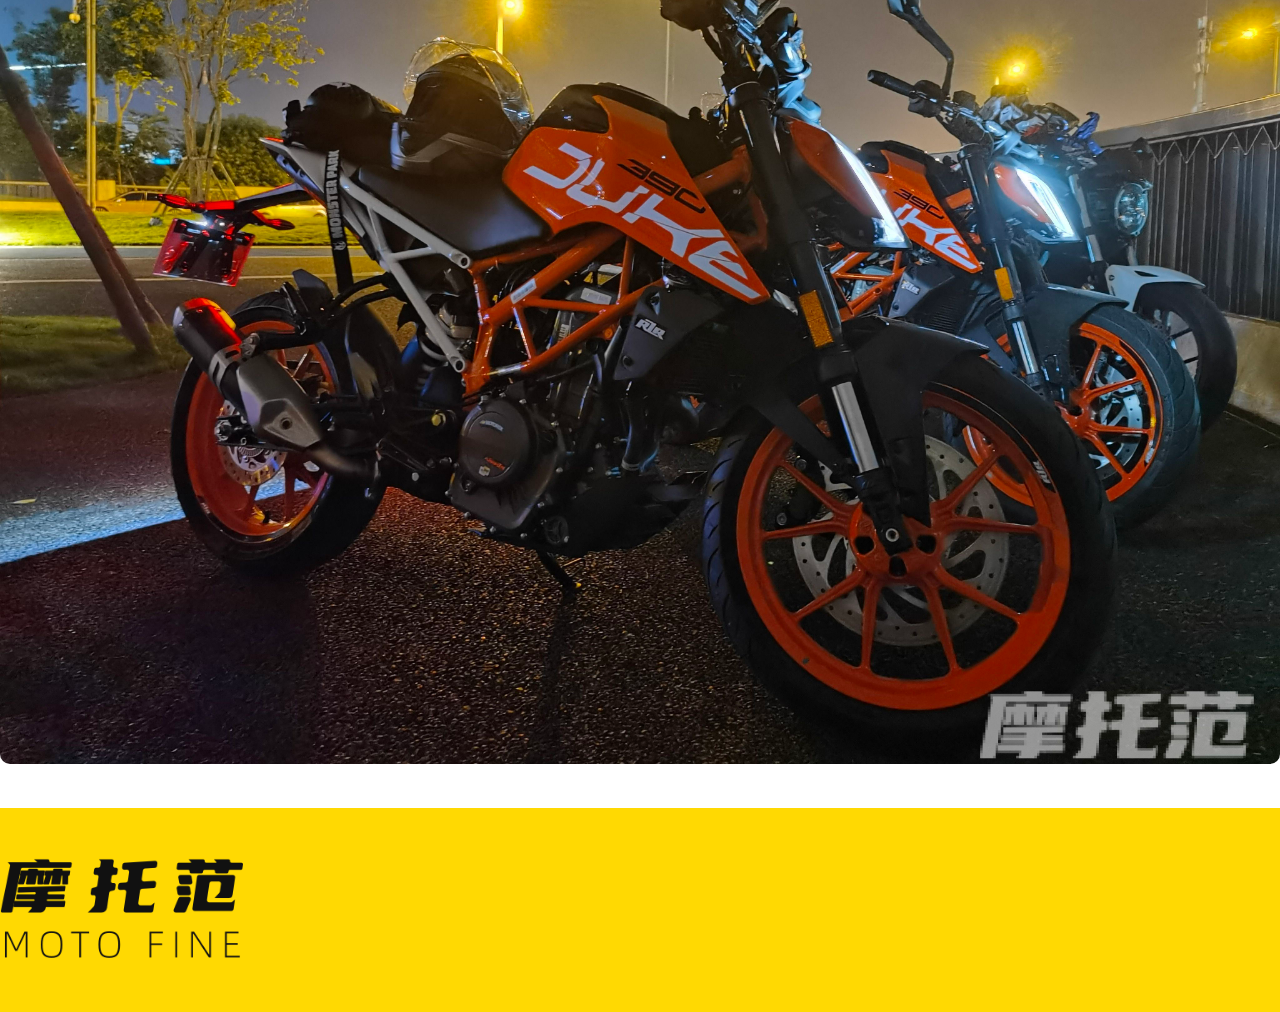
<file: demo4.html>
<!DOCTYPE html>
<html lang="en">

<head>
  <meta charset="UTF-8">
  <meta http-equiv="X-UA-Compatible" content="IE=edge">
  <meta name="viewport" content="width=device-width, initial-scale=1.0">
  <title>DetailPage</title>

  <link href="https://cdn.jsdelivr.net/npm/bootstrap@5.2.1/dist/css/bootstrap.min.css" rel="stylesheet" integrity="sha384-iYQeCzEYFbKjA/T2uDLTpkwGzCiq6soy8tYaI1GyVh/UjpbCx/TYkiZhlZB6+fzT" crossorigin="anonymous">

  <link rel="stylesheet" href="./css/com.css">
  <link rel="stylesheet" href="./css/demo4.css">
</head>

<body>
  <div class="head2">
    <div class="container">
      <div class="logo">
        <img src="./images/logo.png">
      </div>
      <div class="search">
        <input type="text" placeholder="搜索文章，车辆等" style="width:294px;height: 45px;">
        <div class="pic">
          <img src="./images/search.png">
        </div>
      </div>
      <div class="avatar">
        <img src="./images/avatar.png">
      </div>
    </div>
  </div>

  <div class="banner">
    <div class="container">
      <a href="index.html"><span>首页</span></a>
      <span>车型库</span>
      <span>榜单</span>
      <span>咨询</span>
      <span>关于摩托范</span>
    </div>
  </div>

  <div class="big-pic">
    <a href="./demo2.html"><img src="./images/Group-27.png"></a>
  </div>

  <div class="line">
    <div class="container">
       <h1>KTM Duke 390口碑</h1>
    </div>
  </div>

<div class="big-table">
  <div class="container">
    <div class="big-table1">
      <div class="big-table1-cc" style="font-weight: 1000;">参考价(元)</div>
      <div class="big-table1-cc">47800</div>
      <div class="big-table1-cc" style="font-weight: 1000;">品牌</div>
      <div class="big-table1-cc">KTMR2R</div>
    </div>
    <div class="big-table1">
      <div class="big-table1-cc" style="font-weight: 1000;">车型</div>
      <div class="big-table1-cc">街车</div>
      <div class="big-table1-cc" style="font-weight: 1000;">生产方式</div>
      <div class="big-table1-cc">进口</div>
    </div>
    <div class="big-table1">
      <div class="big-table1-cc" style="font-weight: 1000;">产地</div>
      <div class="big-table1-cc">菲律宾</div>
      <div class="big-table1-cc" style="font-weight: 1000;">厂家</div>
      <div class="big-table1-cc">-</div>
    </div>
    <div class="big-table1">
      <div class="big-table1-cc" style="font-weight: 1000;">发动机</div>
      <div class="big-table1-cc">单缸四冲程 水冷·390cc</div>
      <div class="big-table1-cc" style="font-weight: 1000;">最大马力(Ps)</div>
      <div class="big-table1-cc">43.5</div>
    </div>
    <div class="big-table1">
      <div class="big-table1-cc" style="font-weight: 1000;">最大功率/转速(kW/rpm)</div>
      <div class="big-table1-cc">32/9000</div>
      <div class="big-table1-cc" style="font-weight: 1000;">最大扭矩/转速(N·m/rpm)</div>
      <div class="big-table1-cc">37/7000</div>
    </div>
    <div class="big-table1">
      <div class="big-table1-cc" style="font-weight: 1000;">变速器</div>
      <div class="big-table1-cc">国际6挡</div>
      <div class="big-table1-cc" style="font-weight: 1000;">ABS</div>
      <div class="big-table1-cc">标配前后</div>
    </div>
    <div class="big-table1">
      <div class="big-table1-cc"style="font-weight: 1000;">CBS</div>
      <div class="big-table1-cc">-</div>
      <div class="big-table1-cc" style="font-weight: 1000;">长x宽x高(mm)</div>
      <div class="big-table1-cc">2145x760x800</div>
    </div>
    <div class="big-table1">
      <div class="big-table1-cc" style="font-weight: 1000;">座高(mm)</div>
      <div class="big-table1-cc">830</div>
      <div class="big-table1-cc" style="font-weight: 1000;">整备质量(kg)</div>
      <div class="big-table1-cc">-</div>
    </div>
    <div class="big-table1">
      <div class="big-table1-cc" style="font-weight: 1000;">油箱容量(L)</div>
      <div class="big-table1-cc">13.4</div>
      <div class="big-table1-cc" style="font-weight: 1000;">官方0-100km/h加速(s)</div>
      <div class="big-table1-cc">-</div>
    </div>
    <div class="big-table1">
      <div class="big-table1-cc" style="font-weight: 1000;">实测0-100km/h加速(s)</div>
      <div class="big-table1-cc">-</div>
      <div class="big-table1-cc" style="font-weight: 1000;">最高车速(km/h)</div>
      <div class="big-table1-cc">160</div>
    </div>
    <div class="big-table1">
      <div class="big-table1-cc" style="font-weight: 1000;">官方平均油耗(L/100km)</div>
      <div class="big-table1-cc">3.46</div>
      <div class="big-table1-cc" style="font-weight: 1000;">实测平均油耗(L/100km)</div>
      <div class="big-table1-cc">-</div>
    </div>
    <div class="big-table1">
      <div class="big-table1-cc" style="font-weight: 1000;">续航里程(km)</div>
      <div class="big-table1-cc">-</div>
      <div class="big-table1-cc" style="font-weight: 1000;">整车质保</div>
      <div class="big-table1-cc">-</div>
    </div>
    <div class="big-table1">
      <div class="big-table1-cc" style="font-weight: 1000;">可选颜色</div>
      <div class="big-table1-cc">-</div>
    </div>
  </div>
</div>

  <div class="line">
    <div class="container">
      <h1>KTM Duke 390口碑</h1>
      <a href="demo3.html"><p>查看所有评价></p></a>
    </div>
  </div>

  <div class="KB">
    <div class="KB-L">
      <div class="KB-L1">8.0</div>
      <div class="KB-L2">
        <img src="./images/星星亮.png">
        <img src="./images/星星亮.png">
        <img src="./images/星星亮.png">
        <img src="./images/星星亮.png">
        <img src="./images/星星灭.png">
      </div>
      <div class="KB-L3">72人参与</div>
    </div>
    <div class="KB-R">
      <div class="KB-R-com KB-R1">
        <div class="KB-R11">外观</div>
        <div class="KB-R12">
          <div class="KB-R121" style="width: 400px;"></div>
        </div>
      </div>
      <div class="KB-R-com KB-R1">
        <div class="KB-R11">动力</div>
        <div class="KB-R12">
          <div class="KB-R121" style="width: 400px;"></div>
        </div>
      </div>
      <div class="KB-R-com KB-R1">
        <div class="KB-R11">操控</div>
        <div class="KB-R12">
          <div class="KB-R121" style="width: 300px;"></div>
        </div>
      </div>
      <div class="KB-R-com KB-R1">
        <div class="KB-R11">质量</div>
        <div class="KB-R12">
          <div class="KB-R121" style="width: 250px;"></div>
        </div>
      </div>
      <div class="KB-R-com KB-R1">
        <div class="KB-R11">舒适</div>
        <div class="KB-R12">
          <div class="KB-R121" style="width: 250px;"></div>
        </div>
      </div>
    </div>
  </div>

<div class="container">
  <div class="PJ">
    <div class="PJ-L"><img src="./images/avatar.png"></div>
    <div class="PJ-R">
      <div class="PJ-name">Ookay</div>
      <div class="KB-L2-R">
        <img src="./images/星星亮.png">
        <img src="./images/星星亮.png">
        <img src="./images/星星亮.png">
        <img src="./images/星星亮.png">
        <img src="./images/星星灭.png">
      </div>
    </div>
  </div>

  <div class="PJ-title">KTMR2R 2021款 390 Duke</div>

  <div class="comment">动力！动力！动力！ 原来骑的cb400f很舒适但是感觉不到激情，这车第一次骑就爱上了，动力杠杠的，拉着你往前跑的感觉，好像不断的在催着你拧油门啊，换个尾段更是感觉爽的一比！ 另外就是车轻操控好，市区通勤跑山都很舒服，KTM这方面确实功底深厚。</div>

  <div class="row">
    <div class="col">
      <img src="images/comment_1.jpg">
    </div>
    <div class="col">
      <img src="images/comment_2.jpg">
    </div>
    <div class="col">
      <img src="images/comment_3.jpg">
    </div>
  </div>
</div>  

  <div class="footer">
    <div class="container">
      <div class="logo">
        <img src="./images/logo.png">
      </div>
    </div>
  </div>
</body>

</html>
</file>
<file: css/com.css>
body {
  margin: 0;
  padding: 0;
  font-family: 'Noto Sans S Chinese';
}
.head2 {
  width: 100%;
  height: 105px;
  padding: 20px 0;
  background-color: #ffd902;
  position: relative;
}

.head2 .container {
  display: flex;
  align-items: center;
  justify-content: space-between;
}

.head {
  width: 100%;
  height: 105px;
  background-color: #ffd902;
  padding: 0 100px;
  position: relative;
  display: flex;
  align-items: center;
  justify-content: space-between;
}
.logo {
  height: 60px;
  width: 138px;
}
.logo img {
  width: 100%;
  height: 100%;
}
.search {
  width: 343px;
  height: 50px;
  background-color: #000;
  border-radius: 4px;
  display: flex;
  align-items: center;
}
.search input {
  width: 286px;
  height: 39px;
  margin: 0 2px;
  font-size: 19px;
  outline: none;
}
.pic {
  width: 35px;
  height: 35px;
  cursor: pointer;
}
.pic img {
  width: 100%;
  height: 100%;
}
.avatar {
  width: 70px;
  height: 70px;
  cursor: pointer;
}
.avatar img {
  width: 100%;
  height: 100%;
  border-radius: 50%;
}
.banner {
  width: 100%;
  height: 60px;
  background-color: #000;
}
.banner span {
  font-size: 20px;
  color: #fff;
  line-height: 60px;
  padding: 0 18px;
  cursor: pointer;
}
.footer {
  margin-top: 40px;
  width: 100%;
  background-color: #ffd902;
  position: relative;
  display: flex;
  align-items: center;
  padding: 50px 0;
}

.footer .logo {
  text-align: right;
  width: 100%;
  height: auto;
}

.footer .logo img {
  height: 100px;
  width: auto;

}

/* Slider code */
.carousel {
  width: 100%;
  height: 800px;
  overflow: hidden;
  position: relative;
  background-color: black;
}

.carousel-item {
  position: relative;
  width: 100%;
  height: 800px;
  text-align: center;
}

.slider-link {
  display: block;
  width: 100%;
  height: 100%;
}
</file>
<file: css/demo2.css>
.line {
  width: 100%;
  height: 60px;
  background-color: #ff6600;
  line-height: auto;
  color: #fff;
  position: relative;
  margin: 40px 0;
}

.line .container{
  display: flex;
  align-items: center;
  text-align: center;
  justify-content: space-between;
}

.line h1 {
  font-weight: bold;
  font-size: 40px;
  margin-bottom: 0;
}

.line p {
  margin-bottom: 0;
}



.col-6 img {
  width: 100%;
  height: auto;
  border-radius: 20px;
}
</file>
<file: css/demo3.css>
.big-pic {
  width: 90%;
  height: 100%;
}
.big-pic img {
  width: 100%;
  height: 100%;
  margin-left: 8%;
}

.big-table {
  width: 100%;
  height: auto;
}

.big-table1 {
  width: 100%;
  height: 60px;
  display: flex;
  /*margin-top: -8px;*/
  line-height: 50px;
  text-align: center;
  font-size: 20px;

}

.big-table1-cc {
  width: 100%;
  height: 50px;
  border: 0.5px solid #FF6600;
}

.line {
  width: 100%;
  height: 60px;
  background-color: #ff6600;
  line-height: auto;
  color: #fff;
  position: relative;
  margin: 40px 0;
}

.line .container{
  display: flex;
  align-items: center;
  text-align: center;
  justify-content: space-between;
}

.line h1 {
  font-weight: bold;
  font-size: 40px;
  margin-bottom: 0;
}

.line p {
  margin-bottom: 0;
}



.KB {
  margin-top: 20px;
  width: 100%;
  height: 250px;
  display: flex;
  justify-content: space-around;
  margin-bottom: 60px;
}
.KB-L {
  width: 238px;
  height: 236px;
  margin-left: 85px;
  position: relative;
}
.KB-L1 {
  font-weight: 800;
  font-size: 143px;
  text-align: center;
}
.KB-L2 {
  height: 39px;
  width: 100%;
  position: absolute;
  bottom: 30px;
  display: flex;
  justify-content: space-between;
}
.KB-L2 img {
  width: 39px;
  height: 39px;
}
.KB-L3 {
  color: #636363;
  position: absolute;
  bottom: -10px;
  font-size: 23px;
}
.KB-R {
  width: 535px;
  height: 218px;
  margin-top: 32px;
}
.KB-R-com {
  display: flex;
  justify-content: space-between;
  margin: 20px 0;
}
.KB-R11 {
  font-size: 20px;
  color: #616161;
}
.KB-R12 {
  width: 460px;
  height: 20px;
  background-color: #d9d9d9;
  margin-top: 4px;
  border-radius: 20px;
}
.KB-R121 {
  width: 380px;
  height: 20px;
  border-radius: 20px;
  background-color: #ff6600;
}
.PJ {
  height: 165px;
  display: flex;
  align-items: center;
  position: relative;
  margin-bottom: 30px;
  margin-top: 100px;
}
.PJ-L {
  height: 165px;
  width: 165px;
  position: relative;
  margin-right: 20px;
}
.PJ-L img {
  width: 100%;
  height: 100%;
  border-radius: 50%;
}
.PJ-R {
  position: relative;
}
.PJ-name {
  font-size: 40px;
  color: #565656;
  font-weight: 800;
  padding-left: 10px;
  padding-bottom: 8px;
}
.KB-L2-R {
  height: 39px;
  display: flex;
  justify-content: space-between;
}
.KB-L2-R img {
  height: auto;
  padding: 0 5px;
}
.PJ-title {
  width: 600px;
  height: 34px;
  font-size: 40px;
  color: #000;
  font-weight: 800;
  margin-bottom: 30px;
}
.comment {
  height: auto;
  width: auto;
  font-weight: 400;
  font-size: 32px;
  line-height: 120.02%;
  margin-bottom: 30px;

}
.img-box {
  display: flex;
  justify-content: space-around;
  margin: 0px 66px;
  margin-bottom: 30px;
}
.img-box div {
  width: 550px;
  height: 400px;
}
.img-box div img {
  width: 100%;
  height: 100%;
  border-radius: 10px;
  object-fit: cover;
}
a {
  text-decoration: none;
  color: #fff;
}

.col img {
  width: 100%;
  height: auto;
  border-radius: 10px;

}
</file>
<file: css/demo4.css>
.big-pic {
  width: 90%;
  height: 100%;
}
.big-pic img {
  width: 100%;
  height: 100%;
  margin-left: 8%;
}

.big-table {
  width: 100%;
  height: auto;
}

.big-table1 {
  width: 100%;
  height: 60px;
  display: flex;
  /*margin-top: -8px;*/
  line-height: 50px;
  text-align: center;
  font-size: 20px;

}

.big-table1-cc {
  width: 100%;
  height: 50px;
  border: 0.5px solid #FF6600;
}

.line {
  width: 100%;
  height: 60px;
  background-color: #ff6600;
  line-height: auto;
  color: #fff;
  position: relative;
  margin: 40px 0;
}

.line .container{
  display: flex;
  align-items: center;
  text-align: center;
  justify-content: space-between;
}

.line h1 {
  font-weight: bold;
  font-size: 40px;
  margin-bottom: 0;
}

.line p {
  margin-bottom: 0;
}



.KB {
  margin-top: 20px;
  width: 100%;
  height: 250px;
  display: flex;
  justify-content: space-around;
  margin-bottom: 60px;
}
.KB-L {
  width: 238px;
  height: 236px;
  margin-left: 85px;
  position: relative;
}
.KB-L1 {
  font-weight: 800;
  font-size: 143px;
  text-align: center;
}
.KB-L2 {
  height: 39px;
  width: 100%;
  position: absolute;
  bottom: 30px;
  display: flex;
  justify-content: space-between;
}
.KB-L2 img {
  width: 39px;
  height: 39px;
}
.KB-L3 {
  color: #636363;
  position: absolute;
  bottom: -10px;
  font-size: 23px;
}
.KB-R {
  width: 535px;
  height: 218px;
  margin-top: 32px;
}
.KB-R-com {
  display: flex;
  justify-content: space-between;
  margin: 20px 0;
}
.KB-R11 {
  font-size: 20px;
  color: #616161;
}
.KB-R12 {
  width: 460px;
  height: 20px;
  background-color: #d9d9d9;
  margin-top: 4px;
  border-radius: 20px;
}
.KB-R121 {
  width: 380px;
  height: 20px;
  border-radius: 20px;
  background-color: #ff6600;
}
.PJ {
  height: 165px;
  display: flex;
  align-items: center;
  position: relative;
  margin-bottom: 30px;
  margin-top: 100px;
}
.PJ-L {
  height: 165px;
  width: 165px;
  position: relative;
  margin-right: 20px;
}
.PJ-L img {
  width: 100%;
  height: 100%;
  border-radius: 50%;
}
.PJ-R {
  position: relative;
}
.PJ-name {
  font-size: 40px;
  color: #565656;
  font-weight: 800;
  padding-left: 10px;
  padding-bottom: 8px;
}
.KB-L2-R {
  height: 39px;
  display: flex;
  justify-content: space-between;
}
.KB-L2-R img {
  height: auto;
  padding: 0 5px;
}
.PJ-title {
  width: 600px;
  height: 34px;
  font-size: 40px;
  color: #000;
  font-weight: 800;
  margin-bottom: 30px;
}
.comment {
  height: auto;
  width: auto;
  font-weight: 400;
  font-size: 32px;
  line-height: 120.02%;
  margin-bottom: 30px;

}
.img-box {
  display: flex;
  justify-content: space-around;
  margin: 0px 66px;
  margin-bottom: 30px;
}
.img-box div {
  width: 550px;
  height: 400px;
}
.img-box div img {
  width: 100%;
  height: 100%;
  border-radius: 10px;
  object-fit: cover;
}
a {
  text-decoration: none;
  color: #fff;
}

.col img {
  width: 100%;
  height: auto;
  border-radius: 10px;

}
</file>
